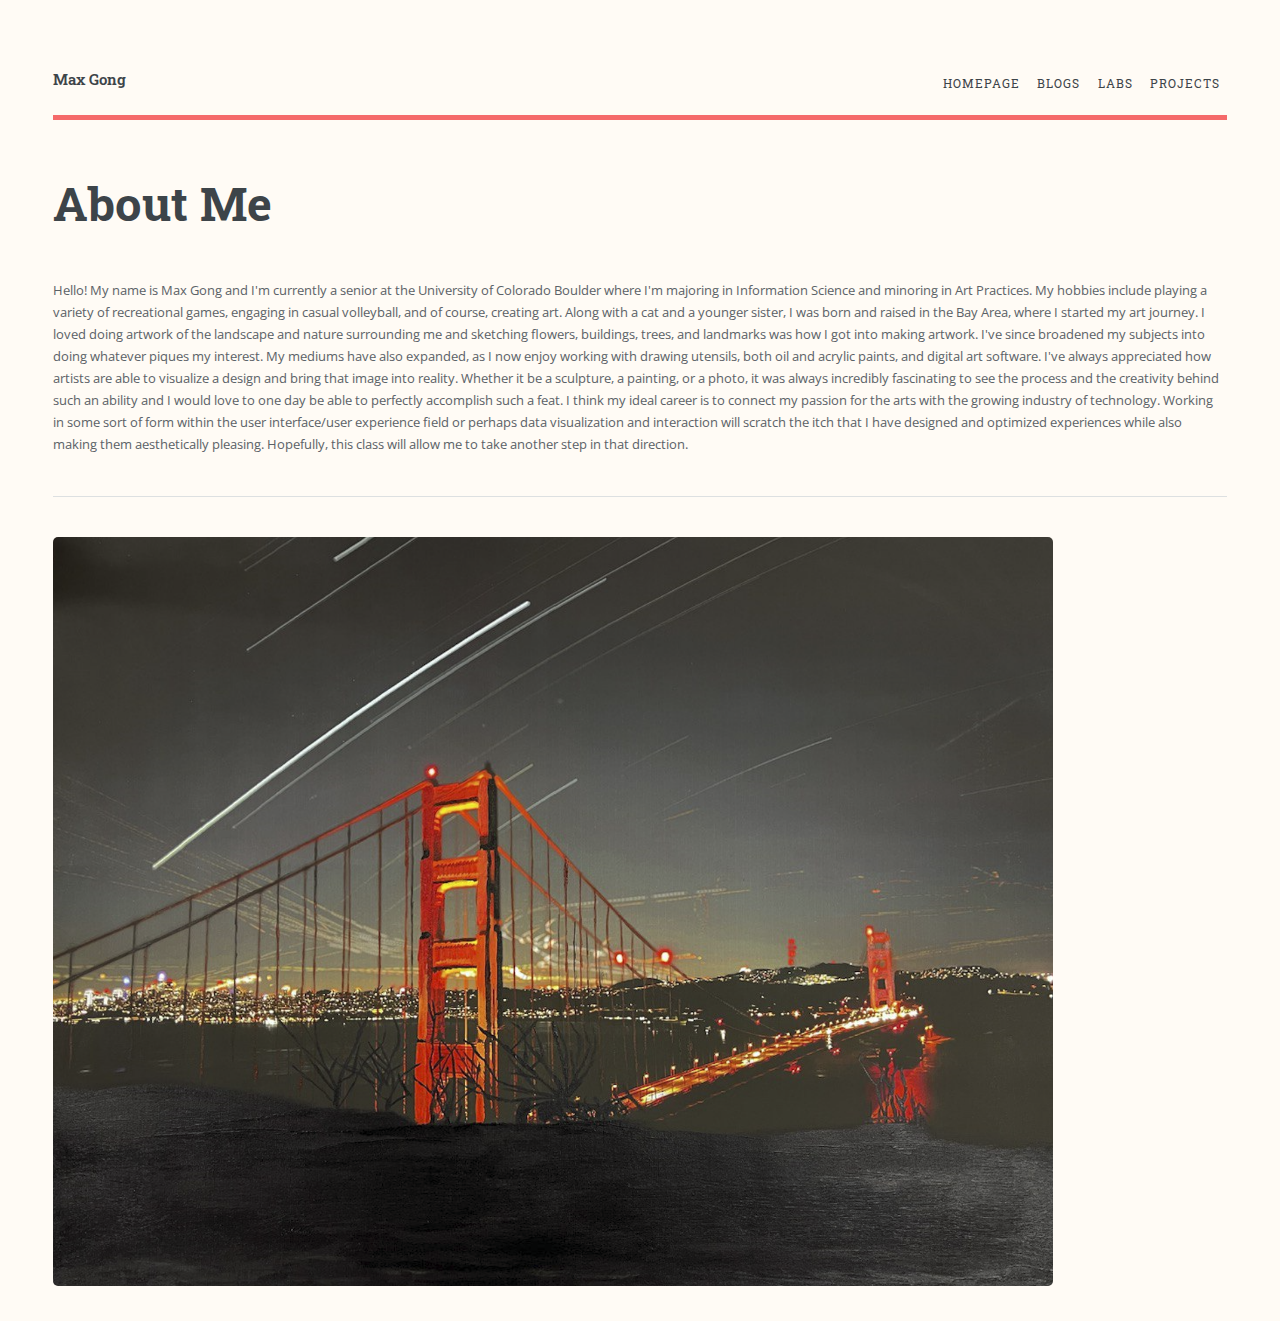
<file: aboutme.html>
<!DOCTYPE HTML>
<!--
	Editorial by HTML5 UP
	html5up.net | @ajlkn
	Free for personal and commercial use under the CCA 3.0 license (html5up.net/license)
-->
<html>
	<head>
		<title>About Me - Max Gong</title>
		<meta charset="utf-8" />
		<meta name="viewport" content="width=device-width, initial-scale=1, user-scalable=no" />
		<link rel="stylesheet" href="assets/css/main.css" />
	</head>
	<body class="is-preload">

		<!-- Wrapper -->
			<div id="wrapper">

				<!-- Main -->
					<div id="main">
						<div class="inner">

							<!-- Header -->
								<header id="header">
									<a class="logo"><strong>Max Gong</strong></a>
									<nav id="menu">
										<ul class="">
											<li><a href="index.html">Homepage</a></li>
											<!-- <li><a href="aboutme.html">About Me</a></li> -->
											<!-- <li><a href="experience.html">Experience</a></li> -->
                                            <!-- <li><a href="resume.html">Resume</a></li> -->
											<!-- <li><a href="contact.html">Contact</a></li> -->
											<li><a href="blogs.html">Blogs</a></li>
											<li><a href="labs.html">Labs</a></li>
											<li><a href="projects.html">Projects</a></li>
										</ul>
									</nav>
								</header>

							<!-- Content -->
								<section>
									<header class="main">
										<h1>About Me</h1>
									</header>

									

									<p> Hello! My name is Max Gong and I'm currently a senior at the University of Colorado Boulder where 
                                        I'm majoring in Information Science and minoring in Art Practices. My hobbies include playing a variety of recreational games, engaging in casual volleyball, and of course, creating art.
                                        Along with a cat and a younger sister, I was born and raised in the Bay Area, where I started my art journey. I loved doing artwork of the landscape and nature surrounding me and
                                        sketching flowers, buildings, trees, and landmarks was how I got into making artwork. I've since broadened my subjects into doing 
                                        whatever piques my interest. My mediums have also expanded, as I now enjoy working with drawing utensils, both oil and acrylic paints, and digital art software.  
                                        I've always appreciated how artists are able to visualize a design and bring that image into reality. 
                                        Whether it be a sculpture, a painting, or a photo, it was always incredibly fascinating to see the process and the creativity behind
                                        such an ability and I would love to one day be able to perfectly accomplish such a feat. I think my ideal career is to connect my passion for the arts with the growing
                                        industry of technology. Working in some sort of form within the user interface/user experience field or perhaps data visualization and interaction will scratch the itch that
                                        I have designed and optimized experiences while also making them aesthetically pleasing. Hopefully, this class will allow me to take another step in that direction.</p>
									

									<hr class="major" />

									<span class="image object"><img src="images/Bridge.png" alt="" style="width: 1000px; height: auto;"/></span>

									

								</section>

						</div>
					</div>

				
			</div>

		<!-- Scripts -->
			<script src="assets/js/jquery.min.js"></script>
			<script src="assets/js/browser.min.js"></script>
			<script src="assets/js/breakpoints.min.js"></script>
			<script src="assets/js/util.js"></script>
			<script src="assets/js/main.js"></script>

	</body>
</html>
</file>
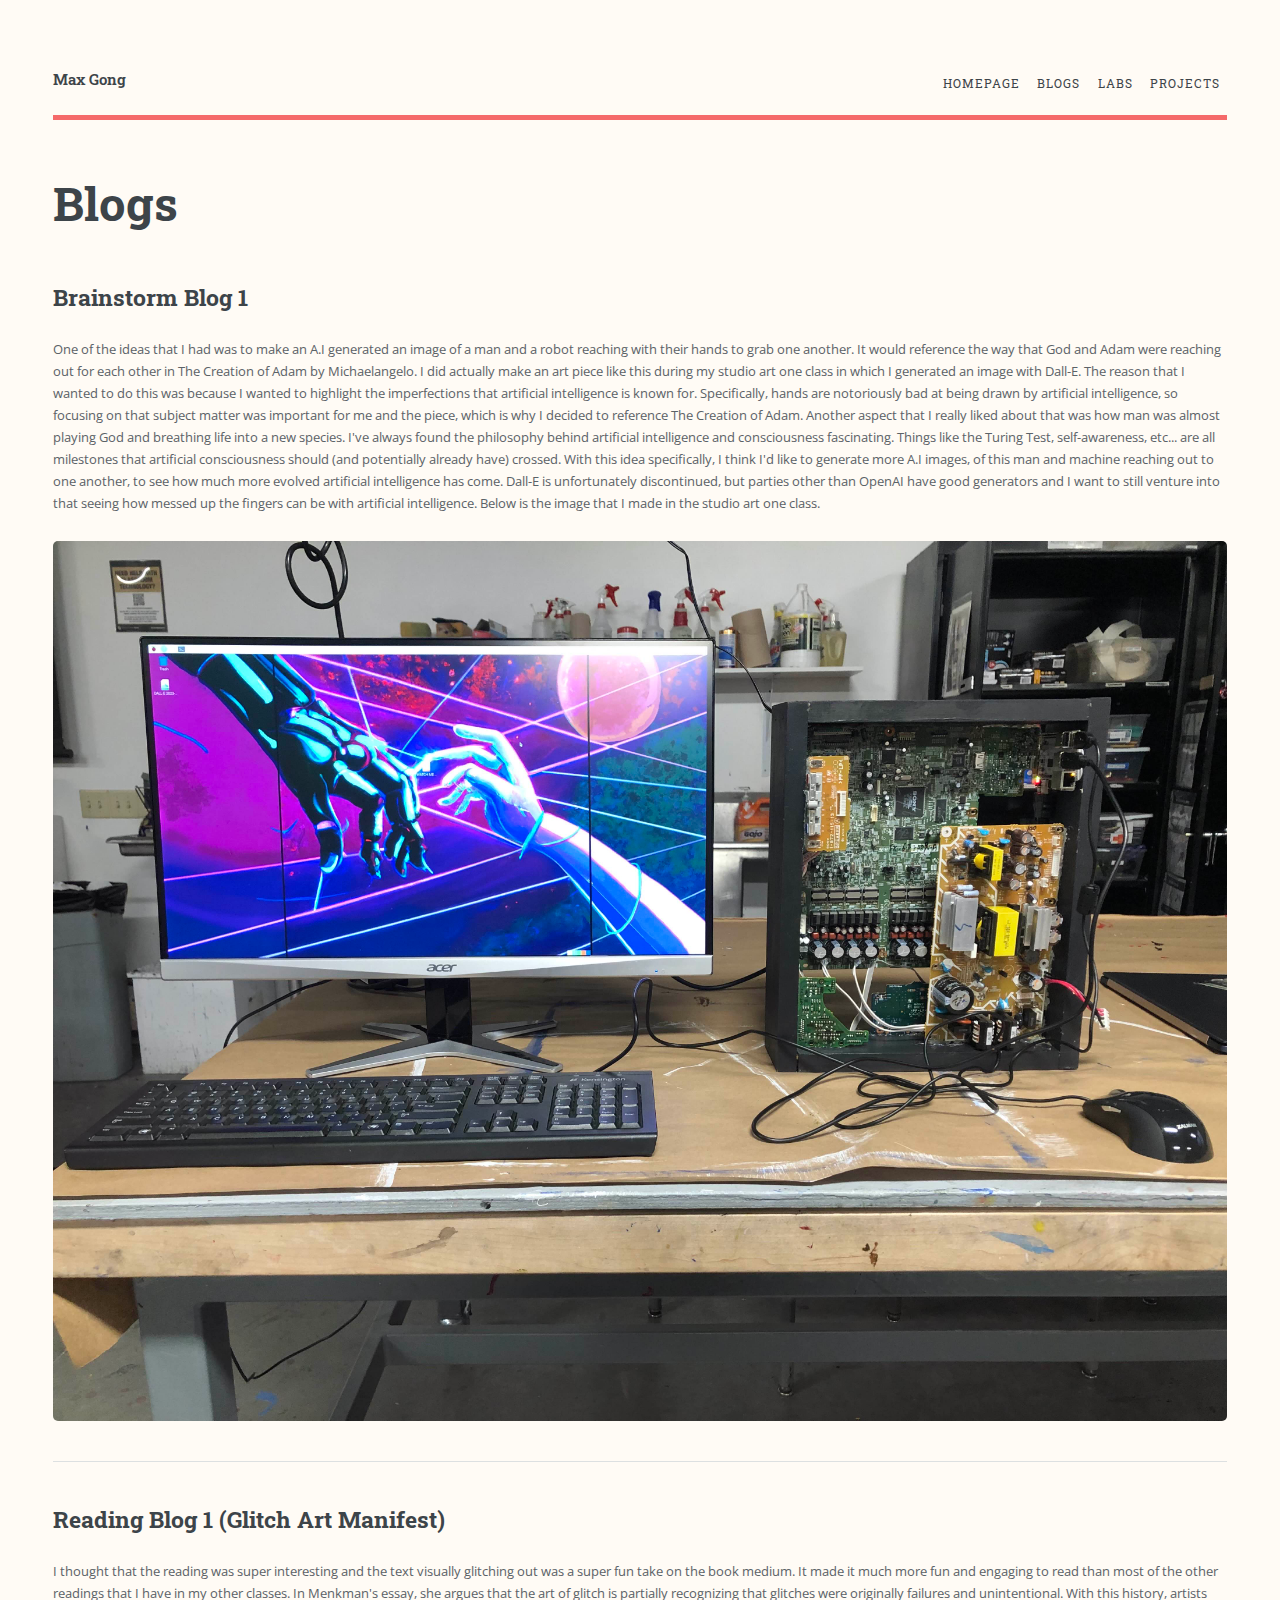
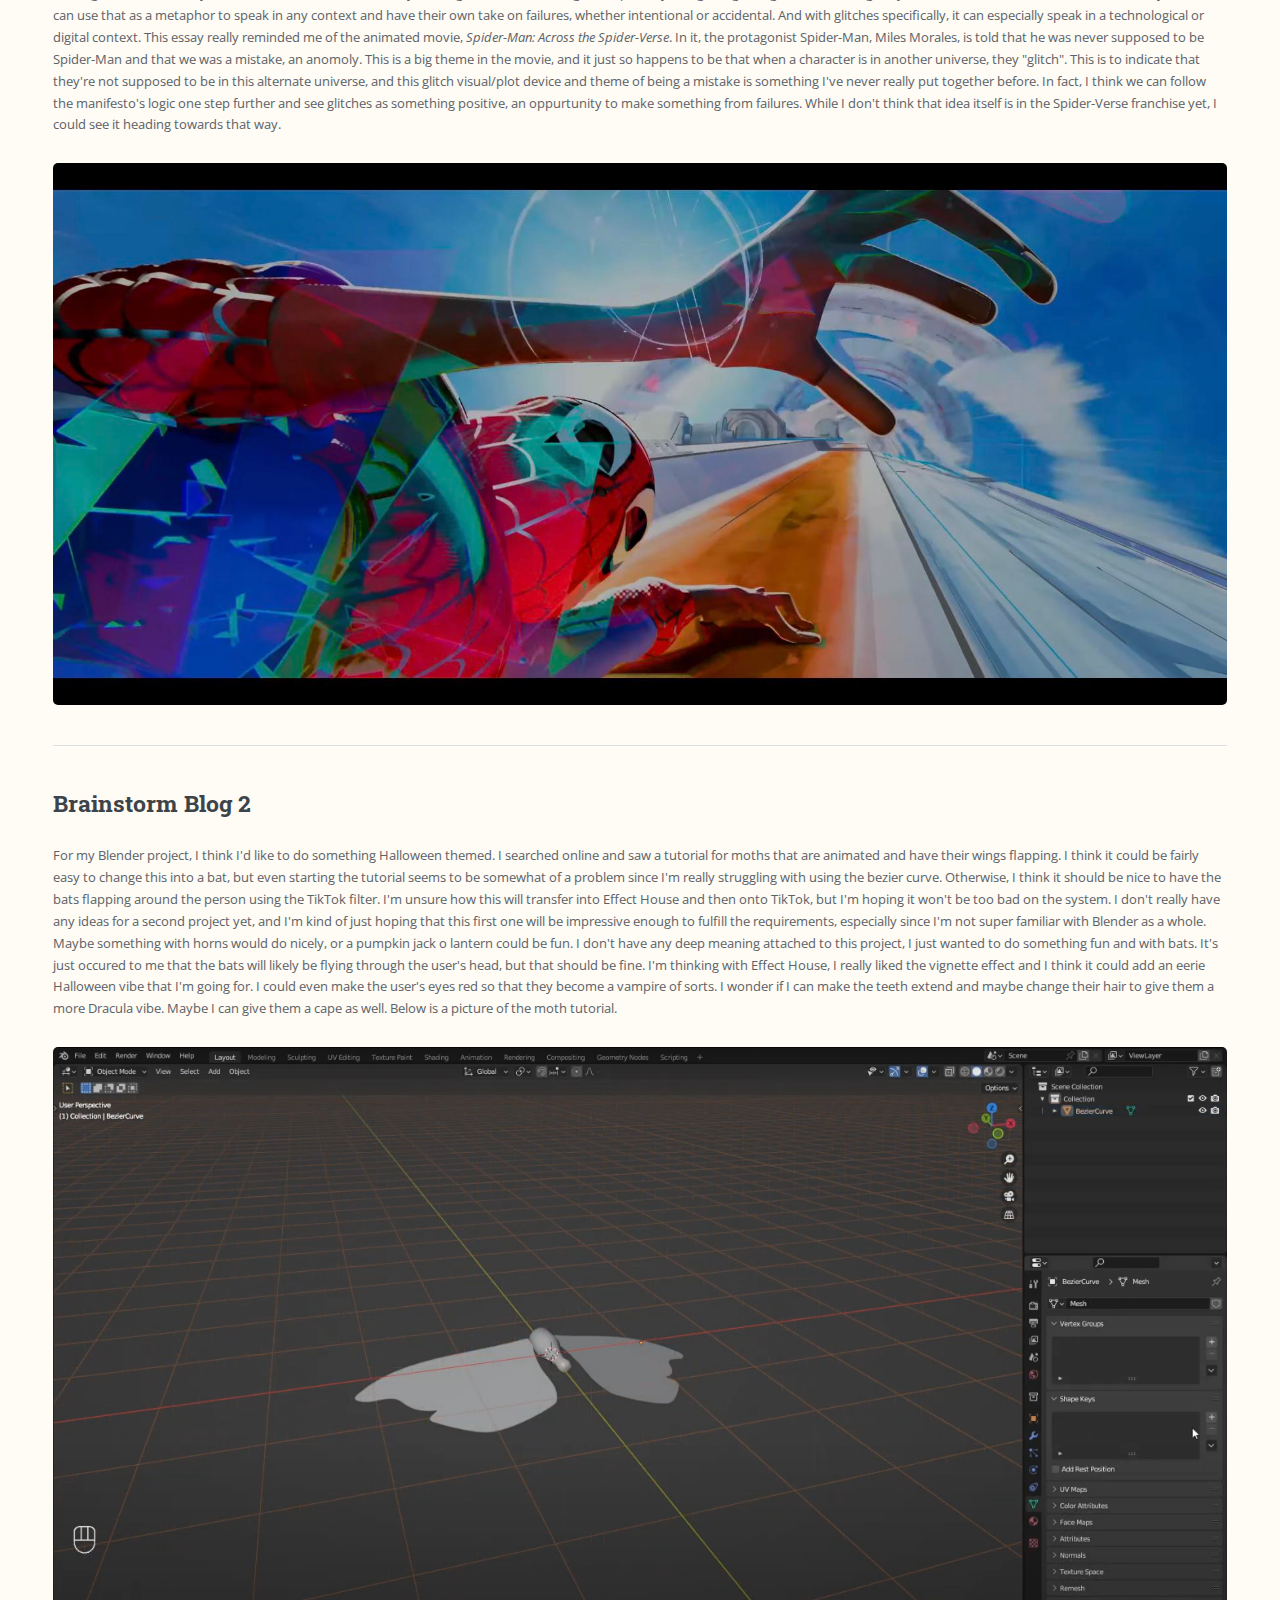
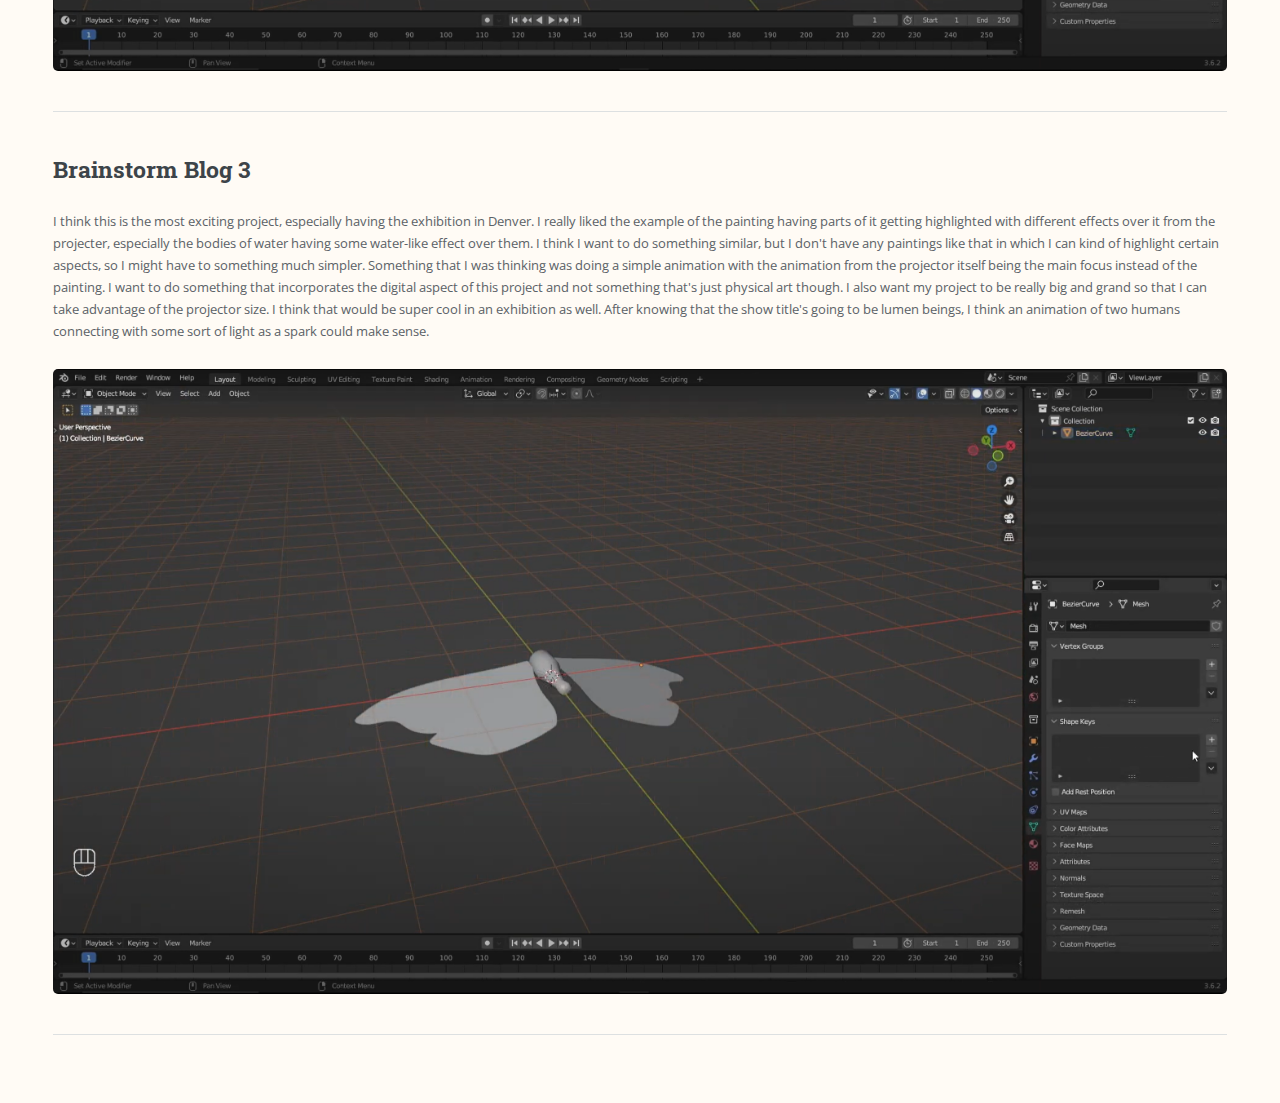
<file: blogs.html>
<!DOCTYPE HTML>
<!--
	Editorial by HTML5 UP
	html5up.net | @ajlkn
	Free for personal and commercial use under the CCA 3.0 license (html5up.net/license)
-->
<html>
	<head>
		<title>Blogs - Max Gong</title>
		<meta charset="utf-8" />
		<meta name="viewport" content="width=device-width, initial-scale=1, user-scalable=no" />
		<link rel="stylesheet" href="assets/css/main.css" />
	</head>
	<body class="is-preload">

		<!-- Wrapper -->
			<div id="wrapper">

				<!-- Main -->
					<div id="main">
						<div class="inner">

							<!-- Header -->
								<header id="header">
									<a class="logo"><strong>Max Gong</strong></a>
									<nav id="menu">
										<ul class="">
											<li><a href="index.html">Homepage</a></li>
											<!-- <li><a href="aboutme.html">About Me</a></li> -->
											<!-- <li><a href="experience.html">Experience</a></li> -->
                                            <!-- <li><a href="resume.html">Resume</a></li> -->
											<!-- <li><a href="contact.html">Contact</a></li> -->
											<li><a href="blogs.html">Blogs</a></li>
											<li><a href="labs.html">Labs</a></li>
											<li><a href="projects.html">Projects</a></li>
										</ul>
									</nav>
								</header>

							<!-- Content -->
								<section>
									<header class="main">
										<h1>Blogs</h1>
									</header>

                                    <h2>Brainstorm Blog 1</h2>

									<p> One of the ideas that I had was to make an A.I generated an image of a man and a robot reaching with their hands to grab one another. 
                                        It would reference the way that God and Adam were reaching out for each other in The Creation of Adam by Michaelangelo. I did actually make an art piece
                                        like this during my studio art one class in which I generated an image with Dall-E. The reason that I wanted to do this was because I wanted to highlight the
                                        imperfections that artificial intelligence is known for. Specifically, hands are notoriously bad at being drawn by artificial intelligence, so focusing on that
                                        subject matter was important for me and the piece, which is why I decided to reference The Creation of Adam. Another aspect that I really liked about that was how
                                        man was almost playing God and breathing life into a new species. I've always found the philosophy behind artificial intelligence and consciousness fascinating.
                                        Things like the Turing Test, self-awareness, etc... are all milestones that artificial consciousness should (and potentially already have) crossed. 
                                        With this idea specifically, I think I'd like to generate more A.I images, of this man and machine reaching out to one another, to see how much more evolved
                                        artificial intelligence has come. Dall-E is unfortunately discontinued, but parties other than OpenAI have good generators and I want to still venture into that
                                        seeing how messed up the fingers can be with artificial intelligence. Below is the image that I made in the studio art one class.</p>

									<span class="image main"><img src="images/A.I Studio One.jpg" alt="" /></span>

									<hr class="major" />

									<h2>Reading Blog 1 (Glitch Art Manifest)</h2>

									<p> I thought that the reading was super interesting and the text visually glitching out was a super fun take on the book medium.
										It made it much more fun and engaging to read than most of the other readings that I have in my other classes. In Menkman's essay,
										she argues that the art of glitch is partially recognizing that glitches were originally failures and unintentional. With this
										history, artists can use that as a metaphor to speak in any context and have their own take on failures, whether intentional
										or accidental. And with glitches specifically, it can especially speak in a technological or digital context. This essay really
										reminded me of the animated movie, <i>Spider-Man: Across the Spider-Verse</i>. In it, the protagonist Spider-Man, Miles Morales, is told
										that he was never supposed to be Spider-Man and that we was a mistake, an anomoly. This is a big theme in the movie, and it just
										so happens to be that when a character is in another universe, they "glitch". This is to indicate that they're not supposed to
										be in this alternate universe, and this glitch visual/plot device and theme of being a mistake is something I've never really
										put together before. In fact, I think we can follow the manifesto's logic one step further and see glitches as something positive,
										an oppurtunity to make something from failures. While I don't think that idea itself is in the Spider-Verse franchise yet, I
										could see it heading towards that way.
									</p>

									<span class="image main"><img src="images/MilesGlitch.jpg" alt="" /></span>

									<hr class="major" />

									<h2>Brainstorm Blog 2</h2>

									<p> For my Blender project, I think I'd like to do something Halloween themed. I searched online and saw a tutorial for moths that are animated and have their wings flapping.
										I think it could be fairly easy to change this into a bat, but even starting the tutorial seems to be somewhat of a problem since I'm really struggling with using the
										bezier curve. Otherwise, I think it should be nice to have the bats flapping around the person using the TikTok filter. I'm unsure how this will transfer into Effect House
										and then onto TikTok, but I'm hoping it won't be too bad on the system. I don't really have any ideas for a second project yet, and I'm kind of just hoping that this first
										one will be impressive enough to fulfill the requirements, especially since I'm not super familiar with Blender as a whole. Maybe something with horns would do nicely,
										or a pumpkin jack o lantern could be fun. I don't have any deep meaning attached to this project, I just wanted to do something fun and with bats. It's just occured to me that
										the bats will likely be flying through the user's head, but that should be fine. I'm thinking with Effect House, I really liked the vignette effect and I think it could
										add an eerie Halloween vibe that I'm going for. I could even make the user's eyes red so that they become a vampire of sorts. I wonder if I can make the teeth extend and
										maybe change their hair to give them a more Dracula vibe. Maybe I can give them a cape as well. Below is a picture of the moth tutorial.
									</p>
									
									<span class="image main"><img src="images/moth.png" alt="" /></span>

									<hr class="major" />

									<h2>Brainstorm Blog 3</h2>

									<p> I think this is the most exciting project, especially having the exhibition in Denver. I really liked the example of the painting having parts of it getting highlighted with
										different effects over it from the projecter, especially the bodies of water having some water-like effect over them. I think I want to do something similar, but I don't have
										any paintings like that in which I can kind of highlight certain aspects, so I might have to something much simpler. Something that I was thinking was doing a simple animation
										with the animation from the projector itself being the main focus instead of the painting. I want to do something that incorporates the digital aspect of this project and not something
										that's just physical art though. I also want my project to be really big and grand so that I can take advantage of the projector size. I think that would be super cool in an exhibition as well.
										After knowing that the show title's going to be lumen beings, I think an animation of two humans connecting with some sort of light as a spark could
										make sense. 
									</p>
									
									<span class="image main"><img src="images/moth.png" alt="" /></span>

									<hr class="major" />

								</section>

						</div>
					</div>

				
			</div>

		<!-- Scripts -->
			<script src="assets/js/jquery.min.js"></script>
			<script src="assets/js/browser.min.js"></script>
			<script src="assets/js/breakpoints.min.js"></script>
			<script src="assets/js/util.js"></script>
			<script src="assets/js/main.js"></script>

	</body>
</html>
</file>
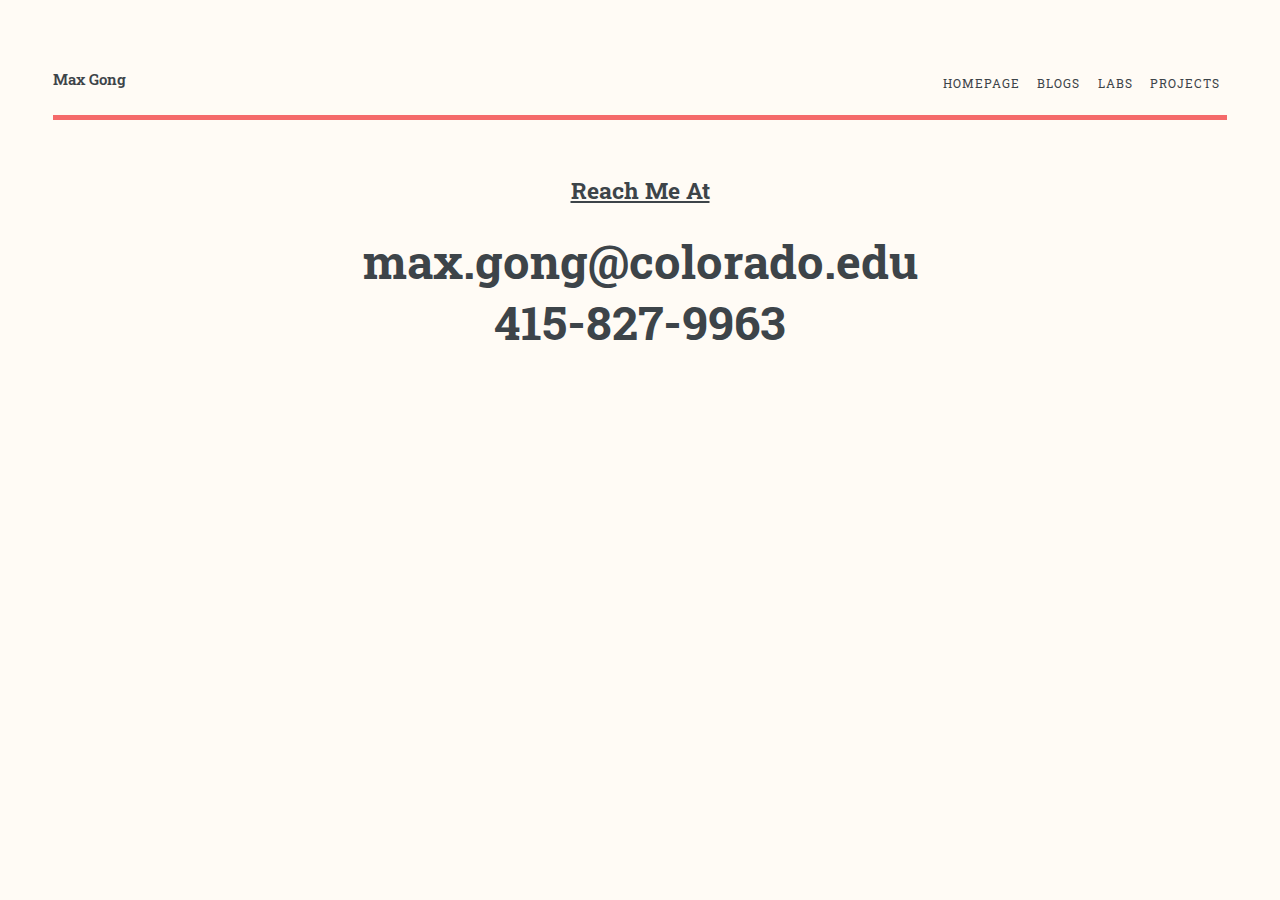
<file: contact.html>
<!DOCTYPE HTML>
<!--
	Editorial by HTML5 UP
	html5up.net | @ajlkn
	Free for personal and commercial use under the CCA 3.0 license (html5up.net/license)
-->
<html>
	<head>
		<title>Contact - Max Gong</title>
		<meta charset="utf-8" />
		<meta name="viewport" content="width=device-width, initial-scale=1, user-scalable=no" />
		<link rel="stylesheet" href="assets/css/main.css" />
	</head>
	<body class="is-preload">

		<!-- Wrapper -->
			<div id="wrapper">

				<!-- Main -->
					<div id="main">
						<div class="inner">

							<!-- Header -->
								<header id="header">
									<a class="logo"><strong>Max Gong</strong></a>
									<nav id="menu">
										<ul class="">
											<li><a href="index.html">Homepage</a></li>
											<!-- <li><a href="aboutme.html">About Me</a></li> -->
											<!-- <li><a href="experience.html">Experience</a></li> -->
                                            <!-- <li><a href="resume.html">Resume</a></li> -->
											<!-- <li><a href="contact.html">Contact</a></li> -->
											<li><a href="blogs.html">Blogs</a></li>
											<li><a href="labs.html">Labs</a></li>
											<li><a href="projects.html">Projects</a></li>
										</ul>
									</nav>
								</header>

							<!-- Content -->
								<section>

									

                                    <h2 style="text-align: center; text-decoration: underline;">Reach Me At</h2>
                                    <h1 style="text-align: center;">max.gong@colorado.edu <br> 415-827-9963</h1>

									

								</section>

						</div>
					</div>

				
			</div>

		<!-- Scripts -->
			<script src="assets/js/jquery.min.js"></script>
			<script src="assets/js/browser.min.js"></script>
			<script src="assets/js/breakpoints.min.js"></script>
			<script src="assets/js/util.js"></script>
			<script src="assets/js/main.js"></script>

	</body>
</html>
</file>
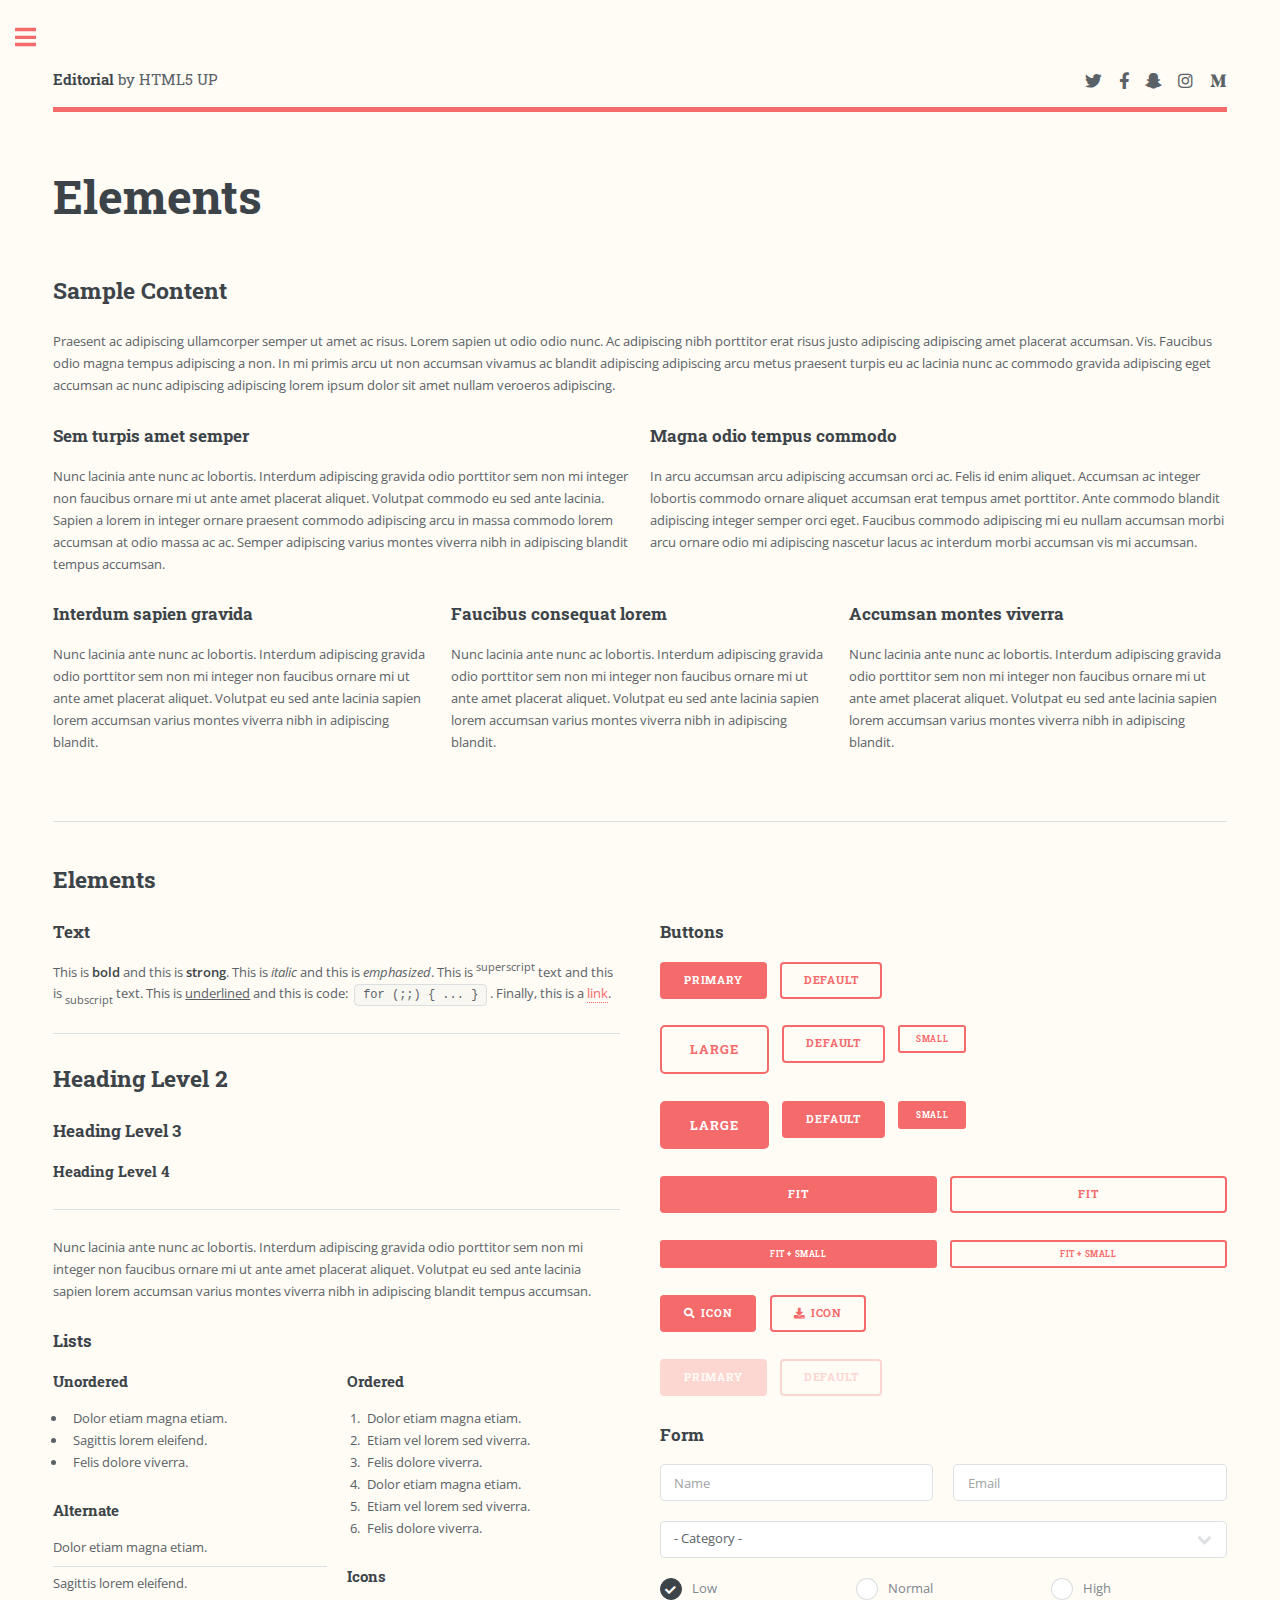
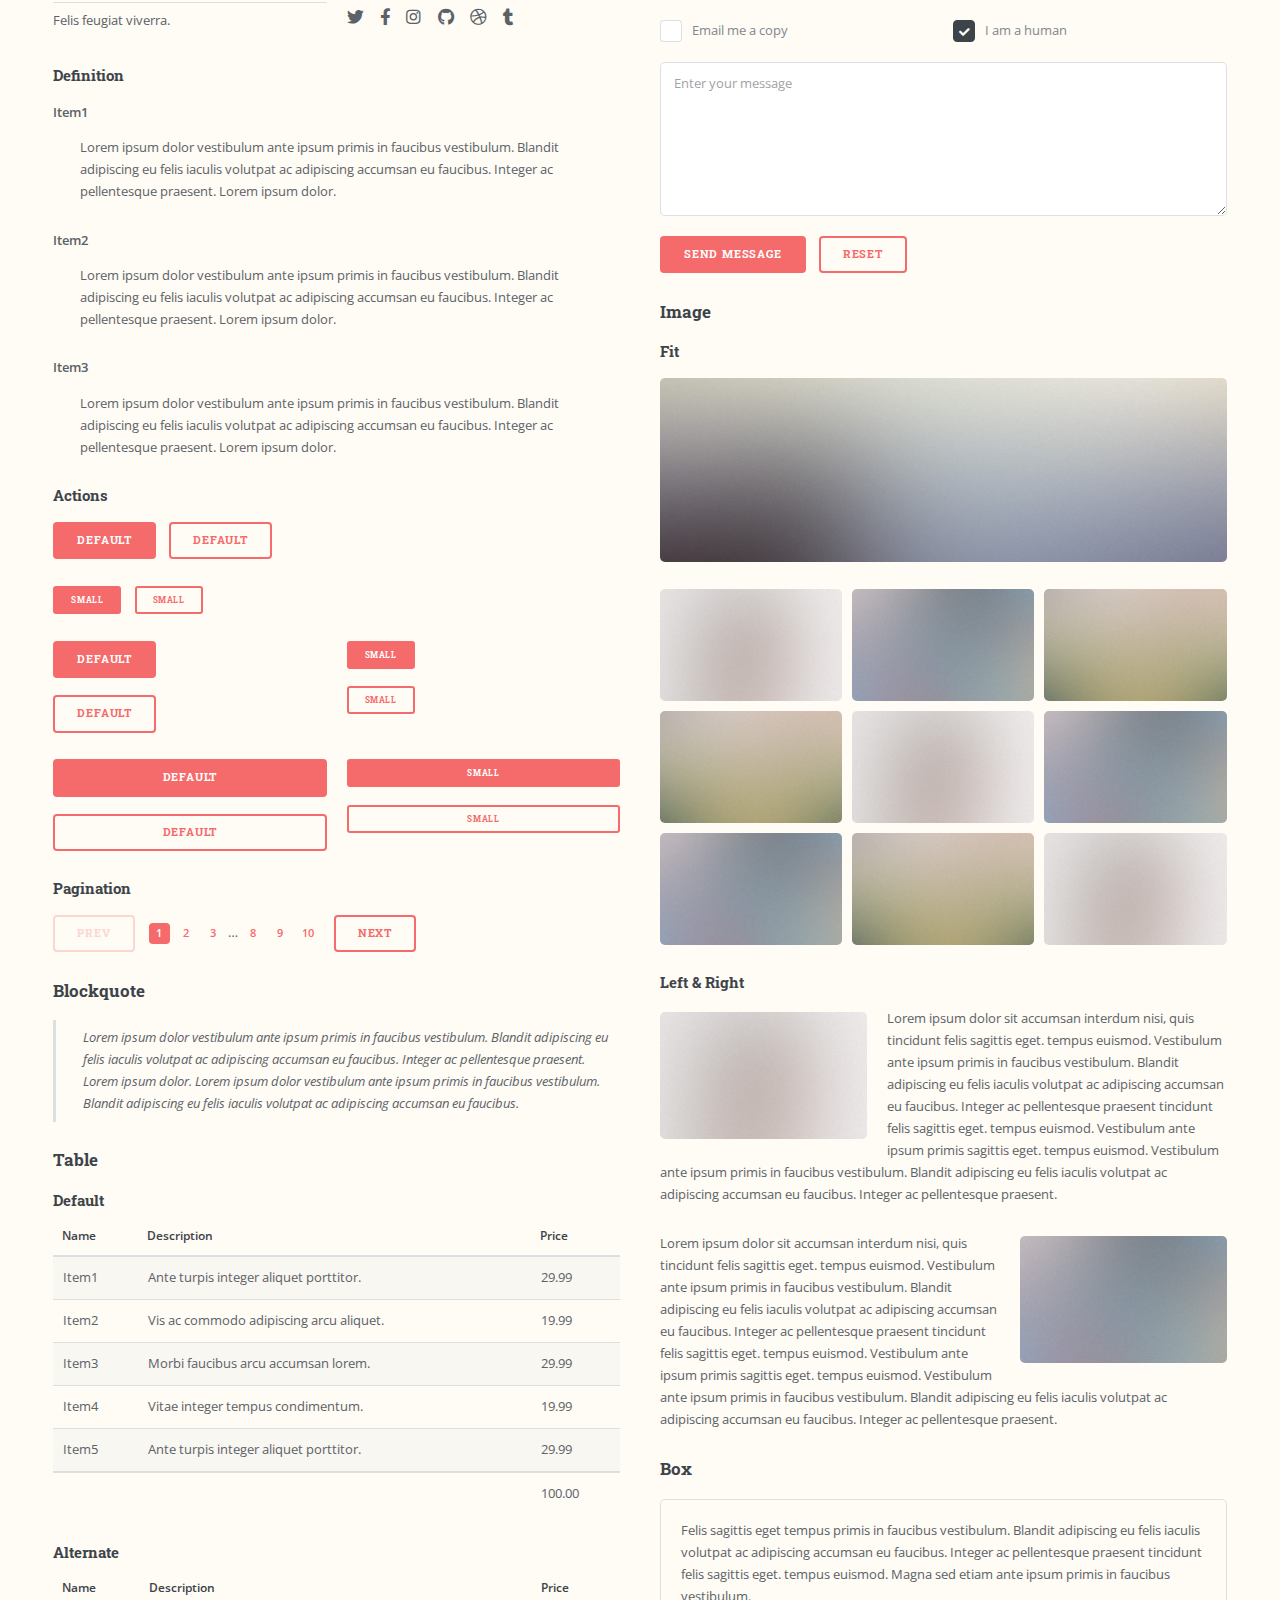
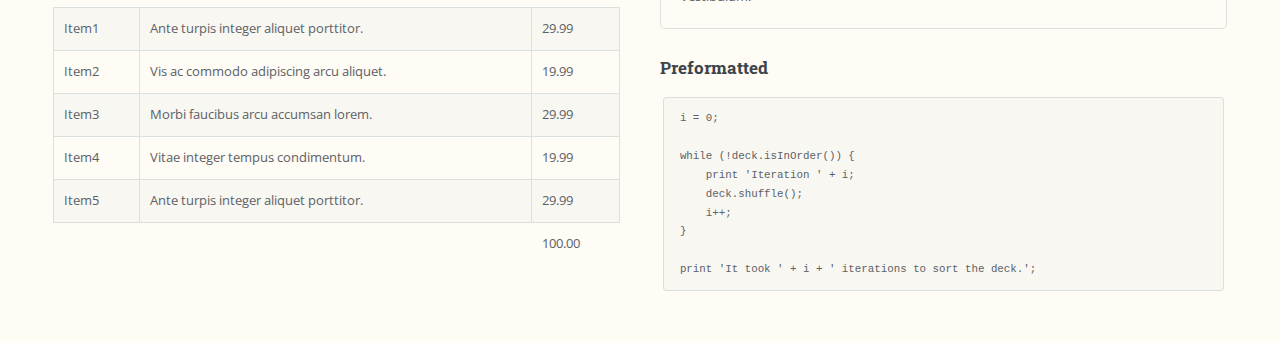
<file: elements.html>
<!DOCTYPE HTML>
<!--
	Editorial by HTML5 UP
	html5up.net | @ajlkn
	Free for personal and commercial use under the CCA 3.0 license (html5up.net/license)
-->
<html>
	<head>
		<title>Elements - Editorial by HTML5 UP</title>
		<meta charset="utf-8" />
		<meta name="viewport" content="width=device-width, initial-scale=1, user-scalable=no" />
		<link rel="stylesheet" href="assets/css/main.css" />
	</head>
	<body class="is-preload">

		<!-- Wrapper -->
			<div id="wrapper">

				<!-- Main -->
					<div id="main">
						<div class="inner">

							<!-- Header -->
								<header id="header">
									<a href="index.html" class="logo"><strong>Editorial</strong> by HTML5 UP</a>
									<ul class="icons">
										<li><a href="#" class="icon brands fa-twitter"><span class="label">Twitter</span></a></li>
										<li><a href="#" class="icon brands fa-facebook-f"><span class="label">Facebook</span></a></li>
										<li><a href="#" class="icon brands fa-snapchat-ghost"><span class="label">Snapchat</span></a></li>
										<li><a href="#" class="icon brands fa-instagram"><span class="label">Instagram</span></a></li>
										<li><a href="#" class="icon brands fa-medium-m"><span class="label">Medium</span></a></li>
									</ul>
								</header>

							<!-- Content -->
								<section>
									<header class="main">
										<h1>Elements</h1>
									</header>

									<!-- Content -->
										<h2 id="content">Sample Content</h2>
										<p>Praesent ac adipiscing ullamcorper semper ut amet ac risus. Lorem sapien ut odio odio nunc. Ac adipiscing nibh porttitor erat risus justo adipiscing adipiscing amet placerat accumsan. Vis. Faucibus odio magna tempus adipiscing a non. In mi primis arcu ut non accumsan vivamus ac blandit adipiscing adipiscing arcu metus praesent turpis eu ac lacinia nunc ac commodo gravida adipiscing eget accumsan ac nunc adipiscing adipiscing lorem ipsum dolor sit amet nullam veroeros adipiscing.</p>
										<div class="row">
											<div class="col-6 col-12-small">
												<h3>Sem turpis amet semper</h3>
												<p>Nunc lacinia ante nunc ac lobortis. Interdum adipiscing gravida odio porttitor sem non mi integer non faucibus ornare mi ut ante amet placerat aliquet. Volutpat commodo eu sed ante lacinia. Sapien a lorem in integer ornare praesent commodo adipiscing arcu in massa commodo lorem accumsan at odio massa ac ac. Semper adipiscing varius montes viverra nibh in adipiscing blandit tempus accumsan.</p>
											</div>
											<div class="col-6 col-12-small">
												<h3>Magna odio tempus commodo</h3>
												<p>In arcu accumsan arcu adipiscing accumsan orci ac. Felis id enim aliquet. Accumsan ac integer lobortis commodo ornare aliquet accumsan erat tempus amet porttitor. Ante commodo blandit adipiscing integer semper orci eget. Faucibus commodo adipiscing mi eu nullam accumsan morbi arcu ornare odio mi adipiscing nascetur lacus ac interdum morbi accumsan vis mi accumsan.</p>
											</div>
											<!-- Break -->
											<div class="col-4 col-12-medium">
												<h3>Interdum sapien gravida</h3>
												<p>Nunc lacinia ante nunc ac lobortis. Interdum adipiscing gravida odio porttitor sem non mi integer non faucibus ornare mi ut ante amet placerat aliquet. Volutpat eu sed ante lacinia sapien lorem accumsan varius montes viverra nibh in adipiscing blandit.</p>
											</div>
											<div class="col-4 col-12-medium">
												<h3>Faucibus consequat lorem</h3>
												<p>Nunc lacinia ante nunc ac lobortis. Interdum adipiscing gravida odio porttitor sem non mi integer non faucibus ornare mi ut ante amet placerat aliquet. Volutpat eu sed ante lacinia sapien lorem accumsan varius montes viverra nibh in adipiscing blandit.</p>
											</div>
											<div class="col-4 col-12-medium">
												<h3>Accumsan montes viverra</h3>
												<p>Nunc lacinia ante nunc ac lobortis. Interdum adipiscing gravida odio porttitor sem non mi integer non faucibus ornare mi ut ante amet placerat aliquet. Volutpat eu sed ante lacinia sapien lorem accumsan varius montes viverra nibh in adipiscing blandit.</p>
											</div>
										</div>

									<hr class="major" />

									<!-- Elements -->
										<h2 id="elements">Elements</h2>
										<div class="row gtr-200">
											<div class="col-6 col-12-medium">

												<!-- Text stuff -->
													<h3>Text</h3>
													<p>This is <b>bold</b> and this is <strong>strong</strong>. This is <i>italic</i> and this is <em>emphasized</em>.
													This is <sup>superscript</sup> text and this is <sub>subscript</sub> text.
													This is <u>underlined</u> and this is code: <code>for (;;) { ... }</code>.
													Finally, this is a <a href="#">link</a>.</p>
													<hr />
													<h2>Heading Level 2</h2>
													<h3>Heading Level 3</h3>
													<h4>Heading Level 4</h4>
													<hr />
													<p>Nunc lacinia ante nunc ac lobortis. Interdum adipiscing gravida odio porttitor sem non mi integer non faucibus ornare mi ut ante amet placerat aliquet. Volutpat eu sed ante lacinia sapien lorem accumsan varius montes viverra nibh in adipiscing blandit tempus accumsan.</p>

												<!-- Lists -->
													<h3>Lists</h3>
													<div class="row">
														<div class="col-6 col-12-small">

															<h4>Unordered</h4>
															<ul>
																<li>Dolor etiam magna etiam.</li>
																<li>Sagittis lorem eleifend.</li>
																<li>Felis dolore viverra.</li>
															</ul>

															<h4>Alternate</h4>
															<ul class="alt">
																<li>Dolor etiam magna etiam.</li>
																<li>Sagittis lorem eleifend.</li>
																<li>Felis feugiat viverra.</li>
															</ul>

														</div>
														<div class="col-6 col-12-small">

															<h4>Ordered</h4>
															<ol>
																<li>Dolor etiam magna etiam.</li>
																<li>Etiam vel lorem sed viverra.</li>
																<li>Felis dolore viverra.</li>
																<li>Dolor etiam magna etiam.</li>
																<li>Etiam vel lorem sed viverra.</li>
																<li>Felis dolore viverra.</li>
															</ol>

															<h4>Icons</h4>
															<ul class="icons">
																<li><a href="#" class="icon brands fa-twitter"><span class="label">Twitter</span></a></li>
																<li><a href="#" class="icon brands fa-facebook-f"><span class="label">Facebook</span></a></li>
																<li><a href="#" class="icon brands fa-instagram"><span class="label">Instagram</span></a></li>
																<li><a href="#" class="icon brands fa-github"><span class="label">Github</span></a></li>
																<li><a href="#" class="icon brands fa-dribbble"><span class="label">Dribbble</span></a></li>
																<li><a href="#" class="icon brands fa-tumblr"><span class="label">Tumblr</span></a></li>
															</ul>

														</div>
													</div>
													<h4>Definition</h4>
													<dl>
														<dt>Item1</dt>
														<dd>
															<p>Lorem ipsum dolor vestibulum ante ipsum primis in faucibus vestibulum. Blandit adipiscing eu felis iaculis volutpat ac adipiscing accumsan eu faucibus. Integer ac pellentesque praesent. Lorem ipsum dolor.</p>
														</dd>
														<dt>Item2</dt>
														<dd>
															<p>Lorem ipsum dolor vestibulum ante ipsum primis in faucibus vestibulum. Blandit adipiscing eu felis iaculis volutpat ac adipiscing accumsan eu faucibus. Integer ac pellentesque praesent. Lorem ipsum dolor.</p>
														</dd>
														<dt>Item3</dt>
														<dd>
															<p>Lorem ipsum dolor vestibulum ante ipsum primis in faucibus vestibulum. Blandit adipiscing eu felis iaculis volutpat ac adipiscing accumsan eu faucibus. Integer ac pellentesque praesent. Lorem ipsum dolor.</p>
														</dd>
													</dl>

													<h4>Actions</h4>
													<ul class="actions">
														<li><a href="#" class="button primary">Default</a></li>
														<li><a href="#" class="button">Default</a></li>
													</ul>
													<ul class="actions small">
														<li><a href="#" class="button primary small">Small</a></li>
														<li><a href="#" class="button small">Small</a></li>
													</ul>
													<div class="row">
														<div class="col-6 col-12-small">
															<ul class="actions stacked">
																<li><a href="#" class="button primary">Default</a></li>
																<li><a href="#" class="button">Default</a></li>
															</ul>
														</div>
														<div class="col-6 col-12-small">
															<ul class="actions stacked">
																<li><a href="#" class="button primary small">Small</a></li>
																<li><a href="#" class="button small">Small</a></li>
															</ul>
														</div>
														<div class="col-6 col-12-small">
															<ul class="actions stacked">
																<li><a href="#" class="button primary fit">Default</a></li>
																<li><a href="#" class="button fit">Default</a></li>
															</ul>
														</div>
														<div class="col-6 col-12-small">
															<ul class="actions stacked">
																<li><a href="#" class="button primary small fit">Small</a></li>
																<li><a href="#" class="button small fit">Small</a></li>
															</ul>
														</div>
													</div>

													<h4>Pagination</h4>
													<ul class="pagination">
														<li><span class="button disabled">Prev</span></li>
														<li><a href="#" class="page active">1</a></li>
														<li><a href="#" class="page">2</a></li>
														<li><a href="#" class="page">3</a></li>
														<li><span>&hellip;</span></li>
														<li><a href="#" class="page">8</a></li>
														<li><a href="#" class="page">9</a></li>
														<li><a href="#" class="page">10</a></li>
														<li><a href="#" class="button">Next</a></li>
													</ul>

												<!-- Blockquote -->
													<h3>Blockquote</h3>
													<blockquote>Lorem ipsum dolor vestibulum ante ipsum primis in faucibus vestibulum. Blandit adipiscing eu felis iaculis volutpat ac adipiscing accumsan eu faucibus. Integer ac pellentesque praesent. Lorem ipsum dolor. Lorem ipsum dolor vestibulum ante ipsum primis in faucibus vestibulum. Blandit adipiscing eu felis iaculis volutpat ac adipiscing accumsan eu faucibus.</blockquote>

												<!-- Table -->
													<h3>Table</h3>

													<h4>Default</h4>
													<div class="table-wrapper">
														<table>
															<thead>
																<tr>
																	<th>Name</th>
																	<th>Description</th>
																	<th>Price</th>
																</tr>
															</thead>
															<tbody>
																<tr>
																	<td>Item1</td>
																	<td>Ante turpis integer aliquet porttitor.</td>
																	<td>29.99</td>
																</tr>
																<tr>
																	<td>Item2</td>
																	<td>Vis ac commodo adipiscing arcu aliquet.</td>
																	<td>19.99</td>
																</tr>
																<tr>
																	<td>Item3</td>
																	<td> Morbi faucibus arcu accumsan lorem.</td>
																	<td>29.99</td>
																</tr>
																<tr>
																	<td>Item4</td>
																	<td>Vitae integer tempus condimentum.</td>
																	<td>19.99</td>
																</tr>
																<tr>
																	<td>Item5</td>
																	<td>Ante turpis integer aliquet porttitor.</td>
																	<td>29.99</td>
																</tr>
															</tbody>
															<tfoot>
																<tr>
																	<td colspan="2"></td>
																	<td>100.00</td>
																</tr>
															</tfoot>
														</table>
													</div>

													<h4>Alternate</h4>
													<div class="table-wrapper">
														<table class="alt">
															<thead>
																<tr>
																	<th>Name</th>
																	<th>Description</th>
																	<th>Price</th>
																</tr>
															</thead>
															<tbody>
																<tr>
																	<td>Item1</td>
																	<td>Ante turpis integer aliquet porttitor.</td>
																	<td>29.99</td>
																</tr>
																<tr>
																	<td>Item2</td>
																	<td>Vis ac commodo adipiscing arcu aliquet.</td>
																	<td>19.99</td>
																</tr>
																<tr>
																	<td>Item3</td>
																	<td> Morbi faucibus arcu accumsan lorem.</td>
																	<td>29.99</td>
																</tr>
																<tr>
																	<td>Item4</td>
																	<td>Vitae integer tempus condimentum.</td>
																	<td>19.99</td>
																</tr>
																<tr>
																	<td>Item5</td>
																	<td>Ante turpis integer aliquet porttitor.</td>
																	<td>29.99</td>
																</tr>
															</tbody>
															<tfoot>
																<tr>
																	<td colspan="2"></td>
																	<td>100.00</td>
																</tr>
															</tfoot>
														</table>
													</div>

											</div>
											<div class="col-6 col-12-medium">

												<!-- Buttons -->
													<h3>Buttons</h3>
													<ul class="actions">
														<li><a href="#" class="button primary">Primary</a></li>
														<li><a href="#" class="button">Default</a></li>
													</ul>
													<ul class="actions">
														<li><a href="#" class="button large">Large</a></li>
														<li><a href="#" class="button">Default</a></li>
														<li><a href="#" class="button small">Small</a></li>
													</ul>
													<ul class="actions">
														<li><a href="#" class="button primary large">Large</a></li>
														<li><a href="#" class="button primary">Default</a></li>
														<li><a href="#" class="button primary small">Small</a></li>
													</ul>
													<ul class="actions fit">
														<li><a href="#" class="button primary fit">Fit</a></li>
														<li><a href="#" class="button fit">Fit</a></li>
													</ul>
													<ul class="actions fit small">
														<li><a href="#" class="button primary fit small">Fit + Small</a></li>
														<li><a href="#" class="button fit small">Fit + Small</a></li>
													</ul>
													<ul class="actions">
														<li><a href="#" class="button primary icon solid fa-search">Icon</a></li>
														<li><a href="#" class="button icon solid fa-download">Icon</a></li>
													</ul>
													<ul class="actions">
														<li><span class="button primary disabled">Primary</span></li>
														<li><span class="button disabled">Default</span></li>
													</ul>

												<!-- Form -->
													<h3>Form</h3>

													<form method="post" action="#">
														<div class="row gtr-uniform">
															<div class="col-6 col-12-xsmall">
																<input type="text" name="demo-name" id="demo-name" value="" placeholder="Name" />
															</div>
															<div class="col-6 col-12-xsmall">
																<input type="email" name="demo-email" id="demo-email" value="" placeholder="Email" />
															</div>
															<!-- Break -->
															<div class="col-12">
																<select name="demo-category" id="demo-category">
																	<option value="">- Category -</option>
																	<option value="1">Manufacturing</option>
																	<option value="1">Shipping</option>
																	<option value="1">Administration</option>
																	<option value="1">Human Resources</option>
																</select>
															</div>
															<!-- Break -->
															<div class="col-4 col-12-small">
																<input type="radio" id="demo-priority-low" name="demo-priority" checked>
																<label for="demo-priority-low">Low</label>
															</div>
															<div class="col-4 col-12-small">
																<input type="radio" id="demo-priority-normal" name="demo-priority">
																<label for="demo-priority-normal">Normal</label>
															</div>
															<div class="col-4 col-12-small">
																<input type="radio" id="demo-priority-high" name="demo-priority">
																<label for="demo-priority-high">High</label>
															</div>
															<!-- Break -->
															<div class="col-6 col-12-small">
																<input type="checkbox" id="demo-copy" name="demo-copy">
																<label for="demo-copy">Email me a copy</label>
															</div>
															<div class="col-6 col-12-small">
																<input type="checkbox" id="demo-human" name="demo-human" checked>
																<label for="demo-human">I am a human</label>
															</div>
															<!-- Break -->
															<div class="col-12">
																<textarea name="demo-message" id="demo-message" placeholder="Enter your message" rows="6"></textarea>
															</div>
															<!-- Break -->
															<div class="col-12">
																<ul class="actions">
																	<li><input type="submit" value="Send Message" class="primary" /></li>
																	<li><input type="reset" value="Reset" /></li>
																</ul>
															</div>
														</div>
													</form>

												<!-- Image -->
													<h3>Image</h3>

													<h4>Fit</h4>
													<span class="image fit"><img src="images/pic11.jpg" alt="" /></span>
													<div class="box alt">
														<div class="row gtr-50 gtr-uniform">
															<div class="col-4"><span class="image fit"><img src="images/pic01.jpg" alt="" /></span></div>
															<div class="col-4"><span class="image fit"><img src="images/pic02.jpg" alt="" /></span></div>
															<div class="col-4"><span class="image fit"><img src="images/pic03.jpg" alt="" /></span></div>
															<!-- Break -->
															<div class="col-4"><span class="image fit"><img src="images/pic03.jpg" alt="" /></span></div>
															<div class="col-4"><span class="image fit"><img src="images/pic01.jpg" alt="" /></span></div>
															<div class="col-4"><span class="image fit"><img src="images/pic02.jpg" alt="" /></span></div>
															<!-- Break -->
															<div class="col-4"><span class="image fit"><img src="images/pic02.jpg" alt="" /></span></div>
															<div class="col-4"><span class="image fit"><img src="images/pic03.jpg" alt="" /></span></div>
															<div class="col-4"><span class="image fit"><img src="images/pic01.jpg" alt="" /></span></div>
														</div>
													</div>

													<h4>Left &amp; Right</h4>
													<p><span class="image left"><img src="images/pic01.jpg" alt="" /></span>Lorem ipsum dolor sit accumsan interdum nisi, quis tincidunt felis sagittis eget. tempus euismod. Vestibulum ante ipsum primis in faucibus vestibulum. Blandit adipiscing eu felis iaculis volutpat ac adipiscing accumsan eu faucibus. Integer ac pellentesque praesent tincidunt felis sagittis eget. tempus euismod. Vestibulum ante ipsum primis sagittis eget. tempus euismod. Vestibulum ante ipsum primis in faucibus vestibulum. Blandit adipiscing eu felis iaculis volutpat ac adipiscing accumsan eu faucibus. Integer ac pellentesque praesent.</p>
													<p><span class="image right"><img src="images/pic02.jpg" alt="" /></span>Lorem ipsum dolor sit accumsan interdum nisi, quis tincidunt felis sagittis eget. tempus euismod. Vestibulum ante ipsum primis in faucibus vestibulum. Blandit adipiscing eu felis iaculis volutpat ac adipiscing accumsan eu faucibus. Integer ac pellentesque praesent tincidunt felis sagittis eget. tempus euismod. Vestibulum ante ipsum primis sagittis eget. tempus euismod. Vestibulum ante ipsum primis in faucibus vestibulum. Blandit adipiscing eu felis iaculis volutpat ac adipiscing accumsan eu faucibus. Integer ac pellentesque praesent.</p>

												<!-- Box -->
													<h3>Box</h3>
													<div class="box">
														<p>Felis sagittis eget tempus primis in faucibus vestibulum. Blandit adipiscing eu felis iaculis volutpat ac adipiscing accumsan eu faucibus. Integer ac pellentesque praesent tincidunt felis sagittis eget. tempus euismod. Magna sed etiam ante ipsum primis in faucibus vestibulum.</p>
													</div>

												<!-- Preformatted Code -->
													<h3>Preformatted</h3>
													<pre><code>i = 0;

while (!deck.isInOrder()) {
    print 'Iteration ' + i;
    deck.shuffle();
    i++;
}

print 'It took ' + i + ' iterations to sort the deck.';
</code></pre>

											</div>
										</div>

								</section>

						</div>
					</div>

				<!-- Sidebar -->
					<div id="sidebar">
						<div class="inner">

							<!-- Search -->
								<section id="search" class="alt">
									<form method="post" action="#">
										<input type="text" name="query" id="query" placeholder="Search" />
									</form>
								</section>

							<!-- Menu -->
								<nav id="menu">
									<header class="major">
										<h2>Menu</h2>
									</header>
									<ul>
										<li><a href="index.html">Homepage</a></li>
										<li><a href="generic.html">Generic</a></li>
										<li><a href="elements.html">Elements</a></li>
										<li>
											<span class="opener">Submenu</span>
											<ul>
												<li><a href="#">Lorem Dolor</a></li>
												<li><a href="#">Ipsum Adipiscing</a></li>
												<li><a href="#">Tempus Magna</a></li>
												<li><a href="#">Feugiat Veroeros</a></li>
											</ul>
										</li>
										<li><a href="#">Etiam Dolore</a></li>
										<li><a href="#">Adipiscing</a></li>
										<li>
											<span class="opener">Another Submenu</span>
											<ul>
												<li><a href="#">Lorem Dolor</a></li>
												<li><a href="#">Ipsum Adipiscing</a></li>
												<li><a href="#">Tempus Magna</a></li>
												<li><a href="#">Feugiat Veroeros</a></li>
											</ul>
										</li>
										<li><a href="#">Maximus Erat</a></li>
										<li><a href="#">Sapien Mauris</a></li>
										<li><a href="#">Amet Lacinia</a></li>
									</ul>
								</nav>

							<!-- Section -->
								<section>
									<header class="major">
										<h2>Ante interdum</h2>
									</header>
									<div class="mini-posts">
										<article>
											<a href="#" class="image"><img src="images/pic07.jpg" alt="" /></a>
											<p>Aenean ornare velit lacus, ac varius enim lorem ullamcorper dolore aliquam.</p>
										</article>
										<article>
											<a href="#" class="image"><img src="images/pic08.jpg" alt="" /></a>
											<p>Aenean ornare velit lacus, ac varius enim lorem ullamcorper dolore aliquam.</p>
										</article>
										<article>
											<a href="#" class="image"><img src="images/pic09.jpg" alt="" /></a>
											<p>Aenean ornare velit lacus, ac varius enim lorem ullamcorper dolore aliquam.</p>
										</article>
									</div>
									<ul class="actions">
										<li><a href="#" class="button">More</a></li>
									</ul>
								</section>

							<!-- Section -->
								<section>
									<header class="major">
										<h2>Get in touch</h2>
									</header>
									<p>Sed varius enim lorem ullamcorper dolore aliquam aenean ornare velit lacus, ac varius enim lorem ullamcorper dolore. Proin sed aliquam facilisis ante interdum. Sed nulla amet lorem feugiat tempus aliquam.</p>
									<ul class="contact">
										<li class="icon solid fa-envelope"><a href="#">information@untitled.tld</a></li>
										<li class="icon solid fa-phone">(000) 000-0000</li>
										<li class="icon solid fa-home">1234 Somewhere Road #8254<br />
										Nashville, TN 00000-0000</li>
									</ul>
								</section>

							<!-- Footer -->
								<footer id="footer">
									<p class="copyright">&copy; Untitled. All rights reserved. Demo Images: <a href="https://unsplash.com">Unsplash</a>. Design: <a href="https://html5up.net">HTML5 UP</a>.</p>
								</footer>

						</div>
					</div>

			</div>

		<!-- Scripts -->
			<script src="assets/js/jquery.min.js"></script>
			<script src="assets/js/browser.min.js"></script>
			<script src="assets/js/breakpoints.min.js"></script>
			<script src="assets/js/util.js"></script>
			<script src="assets/js/main.js"></script>

	</body>
</html>
</file>
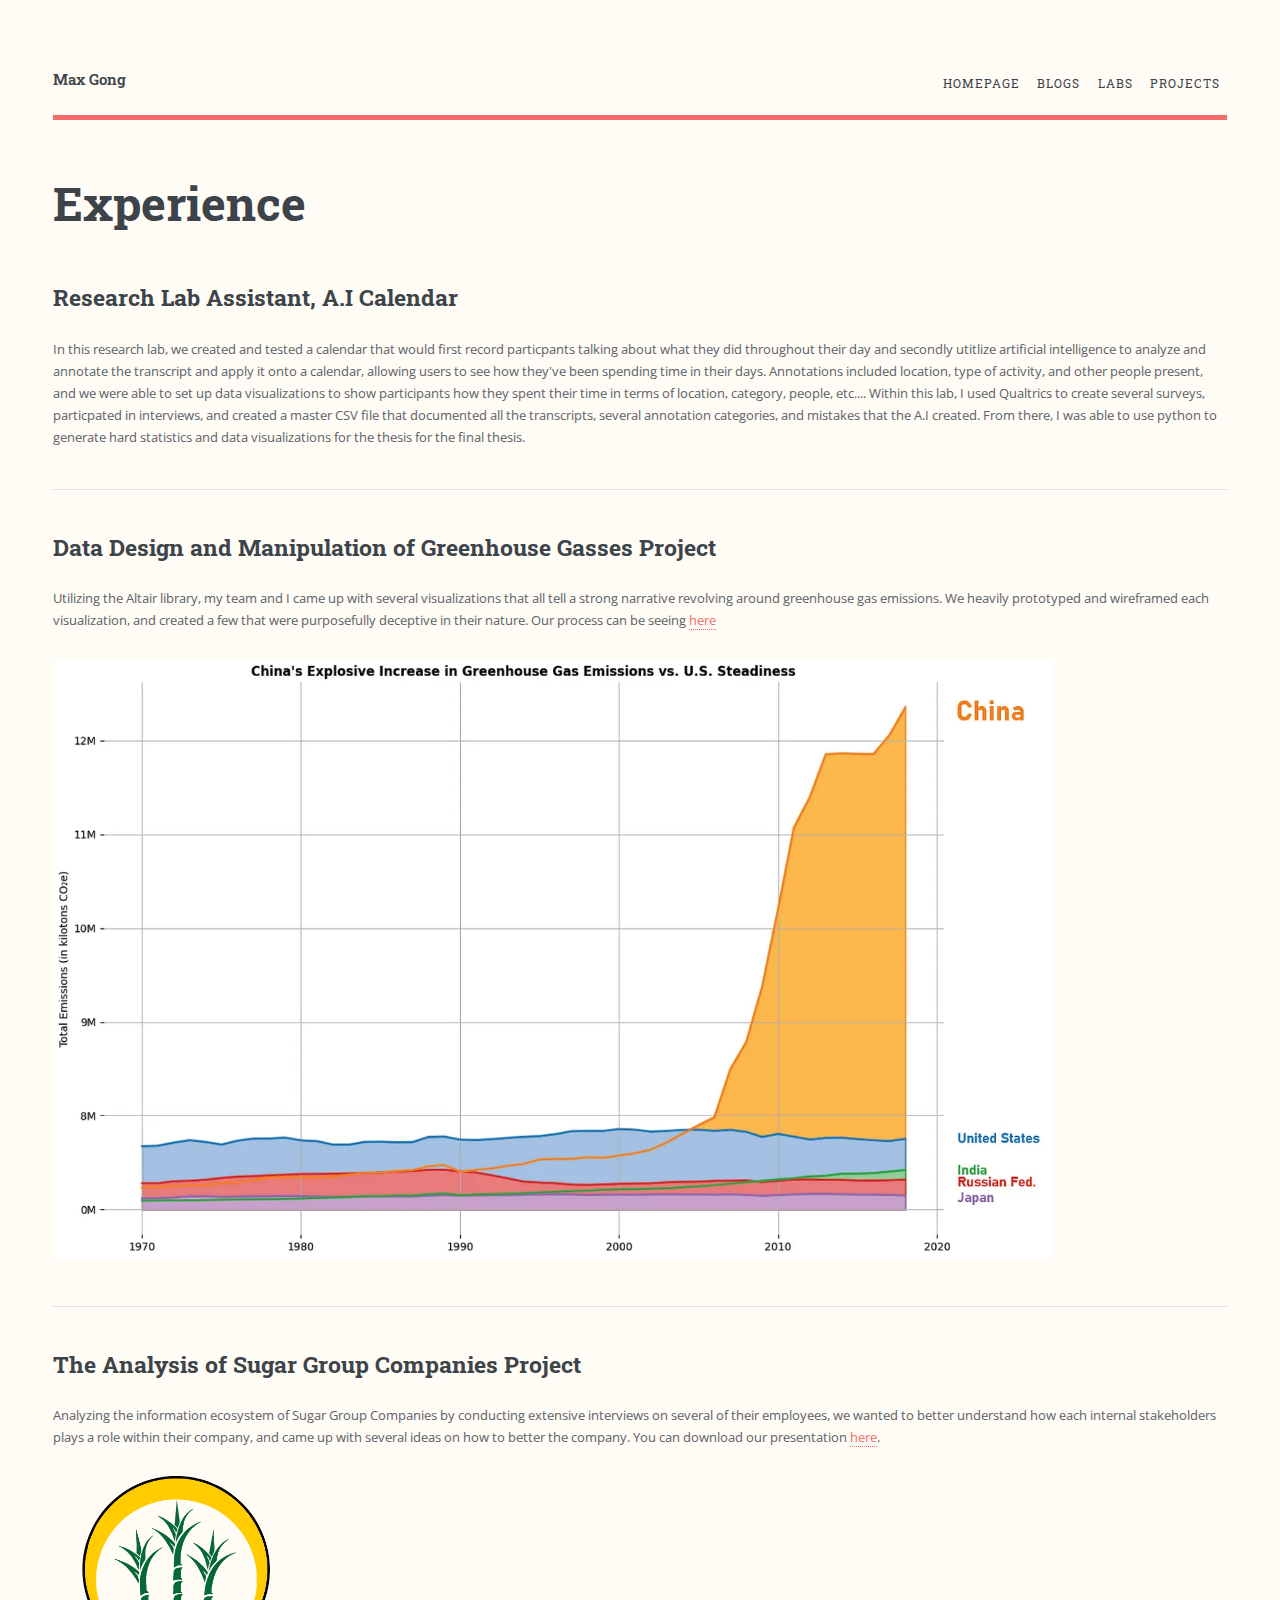
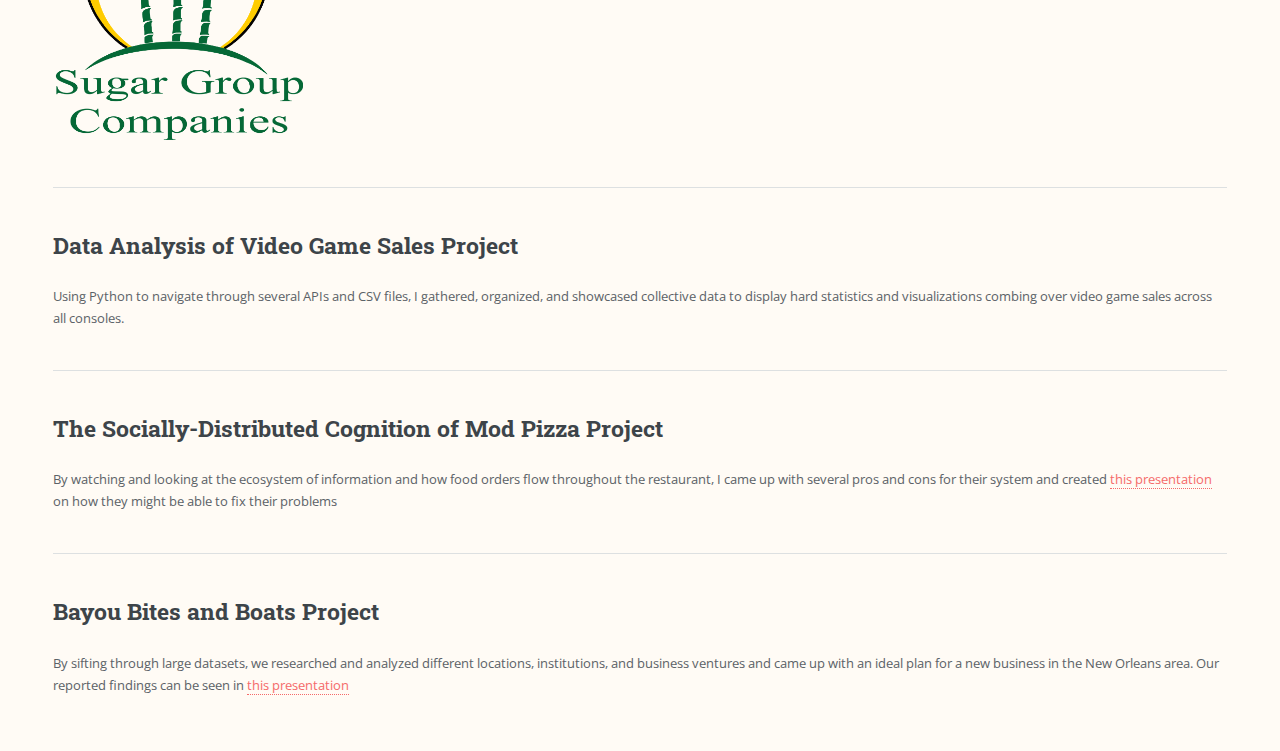
<file: experience.html>
<!DOCTYPE HTML>
<!--
	Editorial by HTML5 UP
	html5up.net | @ajlkn
	Free for personal and commercial use under the CCA 3.0 license (html5up.net/license)
-->
<html>
	<head>
		<title>Experience - Max Gong</title>
		<meta charset="utf-8" />
		<meta name="viewport" content="width=device-width, initial-scale=1, user-scalable=no" />
		<link rel="stylesheet" href="assets/css/main.css" />
	</head>
	<body class="is-preload">

		<!-- Wrapper -->
			<div id="wrapper">

				<!-- Main -->
					<div id="main">
						<div class="inner">

							<!-- Header -->
								<header id="header">
									<a class="logo"><strong>Max Gong</strong></a>
									<nav id="menu">
										<ul class="">
											<li><a href="index.html">Homepage</a></li>
											<!-- <li><a href="aboutme.html">About Me</a></li> -->
											<!-- <li><a href="experience.html">Experience</a></li> -->
                                            <!-- <li><a href="resume.html">Resume</a></li> -->
											<!-- <li><a href="contact.html">Contact</a></li> -->
											<li><a href="blogs.html">Blogs</a></li>
											<li><a href="labs.html">Labs</a></li>
											<li><a href="projects.html">Projects</a></li>
										</ul>
									</nav>
								</header>

							<!-- Content -->
								<section>
									<header class="main">
										<h1>Experience</h1>
									</header>

                                    <h2>Research Lab Assistant, A.I Calendar</h2>

								
									<p> In this research lab, we created and tested a calendar that would first record particpants talking about what they did throughout their day and secondly
                                        utitlize artificial intelligence to analyze and annotate the transcript and apply it onto a calendar, allowing users to see how they've been spending
                                        time in their days. Annotations included location, type of activity, and other people present, and we were able to set up data visualizations to
                                        show participants how they spent their time in terms of location, category, people, etc....

                                        Within this lab, I used Qualtrics to create several surveys, particpated in interviews, and created a master CSV file that documented all the transcripts, several annotation categories,
                                        and mistakes that the A.I created. From there, I was able to use python to generate hard statistics and data visualizations for the thesis for the final thesis.</p>
									

									<hr class="major" />

                                    <h2>Data Design and Manipulation of Greenhouse Gasses Project</h2>

                                    <p> Utilizing the Altair library, my team and I came up with several visualizations that all tell a strong narrative revolving around greenhouse gas emissions. 
                                        We heavily prototyped and wireframed each visualization, and created a few that were purposefully deceptive in their nature. Our process can be seeing 
                                        <a href="https://medium.com/@brkh4890/world-bank-data-exploring-climate-change-and-education-cc78621c865c" target="_blank" rel="noopener noreferrer">here</a></p>
                                    
                                        <span class="image object">
                                            <img src="images/Graph.png" alt=""style="width: 1000px; height: auto;" />
                                        </span>

                                    <hr class="major" />

                                    <h2>The Analysis of Sugar Group Companies Project</h2>

                                    <p>Analyzing the information ecosystem of Sugar Group Companies by conducting extensive interviews on several of their 
                                    employees, we wanted to better understand how each internal stakeholders plays a role within their company, and came up with several ideas on how to better the company. 
                                    You can download our presentation <a href="images/SGC.pdf" download>here</a>.</p>

                                    <span class="image object">
                                        <img src="images/SGC.png" alt=""style="width: 250px; height: auto;" />
                                    </span>

                                    <hr class="major" />

                                    <h2>Data Analysis of Video Game Sales Project</h2>

                                    <p> Using Python to navigate through several APIs and CSV files, I gathered, organized, 
                                        and showcased collective data to display hard statistics and visualizations combing over video game sales across all consoles.</p>

                                    <hr class="major" />

                                    <h2>The Socially-Distributed Cognition of Mod Pizza Project</h2>

                                    <p> By watching and looking at the ecosystem of information and how food orders flow throughout the restaurant, I came up with several 
                                        pros and cons for their system and created <a href="images/The Socially-Distributed Cognition of Mod Pizza.pdf" download>this presentation</a> on how they might be able to fix their problems</p>


                                    <hr class="major" />

                                    <h2>Bayou Bites and Boats Project</h2>

                                    <p>By sifting through large datasets, we researched and analyzed different locations, institutions, and business ventures and came up with an ideal plan for a new business in the New Orleans area.
                                    Our reported findings can be seen in <a href="images/Swamp Boat Tour.pdf" download>this presentation</a></p>

								</section>

						</div>
					</div>

				
			</div>

		<!-- Scripts -->
			<script src="assets/js/jquery.min.js"></script>
			<script src="assets/js/browser.min.js"></script>
			<script src="assets/js/breakpoints.min.js"></script>
			<script src="assets/js/util.js"></script>
			<script src="assets/js/main.js"></script>

	</body>
</html>
</file>
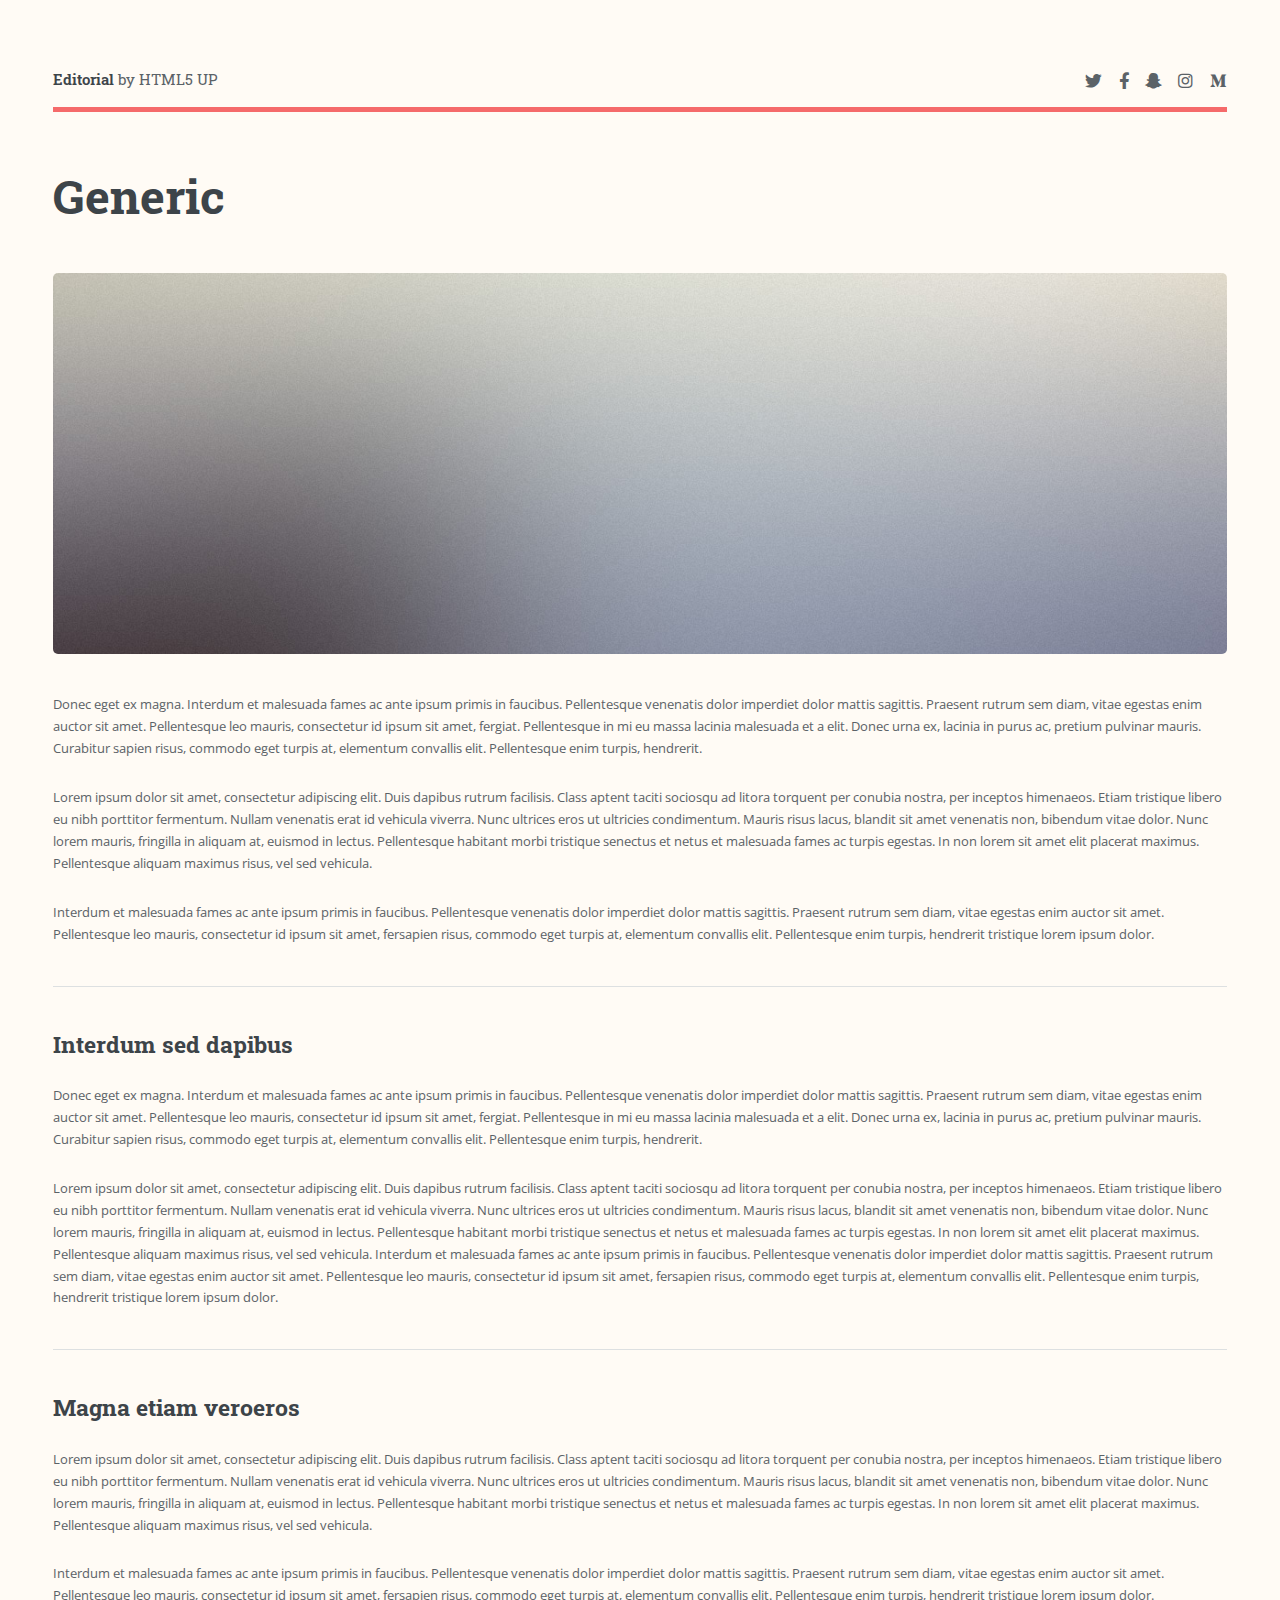
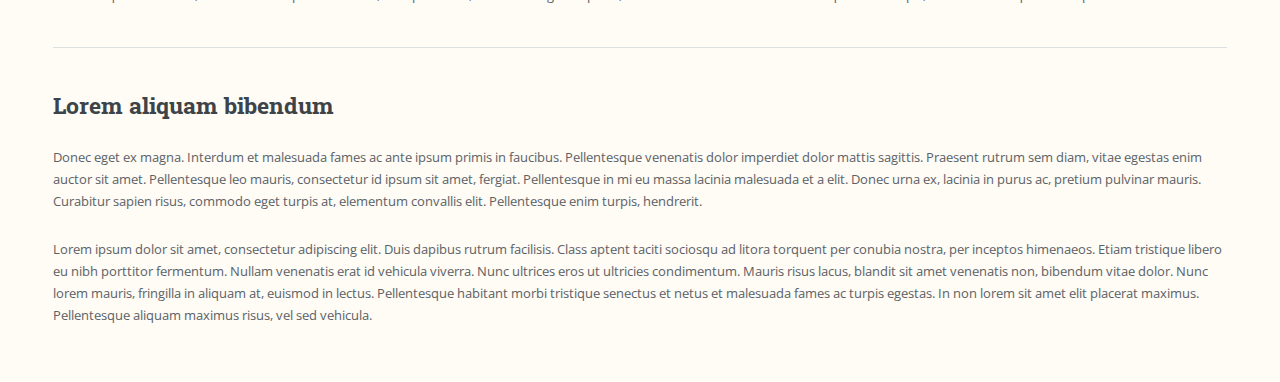
<file: generic.html>
<!DOCTYPE HTML>
<!--
	Editorial by HTML5 UP
	html5up.net | @ajlkn
	Free for personal and commercial use under the CCA 3.0 license (html5up.net/license)
-->
<html>
	<head>
		<title>Generic - Editorial by HTML5 UP</title>
		<meta charset="utf-8" />
		<meta name="viewport" content="width=device-width, initial-scale=1, user-scalable=no" />
		<link rel="stylesheet" href="assets/css/main.css" />
	</head>
	<body class="is-preload">

		<!-- Wrapper -->
			<div id="wrapper">

				<!-- Main -->
					<div id="main">
						<div class="inner">

							<!-- Header -->
								<header id="header">
									<a href="index.html" class="logo"><strong>Editorial</strong> by HTML5 UP</a>
									<ul class="icons">
										<li><a href="#" class="icon brands fa-twitter"><span class="label">Twitter</span></a></li>
										<li><a href="#" class="icon brands fa-facebook-f"><span class="label">Facebook</span></a></li>
										<li><a href="#" class="icon brands fa-snapchat-ghost"><span class="label">Snapchat</span></a></li>
										<li><a href="#" class="icon brands fa-instagram"><span class="label">Instagram</span></a></li>
										<li><a href="#" class="icon brands fa-medium-m"><span class="label">Medium</span></a></li>
									</ul>
								</header>

							<!-- Content -->
								<section>
									<header class="main">
										<h1>Generic</h1>
									</header>

									<span class="image main"><img src="images/pic11.jpg" alt="" /></span>

									<p>Donec eget ex magna. Interdum et malesuada fames ac ante ipsum primis in faucibus. Pellentesque venenatis dolor imperdiet dolor mattis sagittis. Praesent rutrum sem diam, vitae egestas enim auctor sit amet. Pellentesque leo mauris, consectetur id ipsum sit amet, fergiat. Pellentesque in mi eu massa lacinia malesuada et a elit. Donec urna ex, lacinia in purus ac, pretium pulvinar mauris. Curabitur sapien risus, commodo eget turpis at, elementum convallis elit. Pellentesque enim turpis, hendrerit.</p>
									<p>Lorem ipsum dolor sit amet, consectetur adipiscing elit. Duis dapibus rutrum facilisis. Class aptent taciti sociosqu ad litora torquent per conubia nostra, per inceptos himenaeos. Etiam tristique libero eu nibh porttitor fermentum. Nullam venenatis erat id vehicula viverra. Nunc ultrices eros ut ultricies condimentum. Mauris risus lacus, blandit sit amet venenatis non, bibendum vitae dolor. Nunc lorem mauris, fringilla in aliquam at, euismod in lectus. Pellentesque habitant morbi tristique senectus et netus et malesuada fames ac turpis egestas. In non lorem sit amet elit placerat maximus. Pellentesque aliquam maximus risus, vel sed vehicula.</p>
									<p>Interdum et malesuada fames ac ante ipsum primis in faucibus. Pellentesque venenatis dolor imperdiet dolor mattis sagittis. Praesent rutrum sem diam, vitae egestas enim auctor sit amet. Pellentesque leo mauris, consectetur id ipsum sit amet, fersapien risus, commodo eget turpis at, elementum convallis elit. Pellentesque enim turpis, hendrerit tristique lorem ipsum dolor.</p>

									<hr class="major" />

									<h2>Interdum sed dapibus</h2>
									<p>Donec eget ex magna. Interdum et malesuada fames ac ante ipsum primis in faucibus. Pellentesque venenatis dolor imperdiet dolor mattis sagittis. Praesent rutrum sem diam, vitae egestas enim auctor sit amet. Pellentesque leo mauris, consectetur id ipsum sit amet, fergiat. Pellentesque in mi eu massa lacinia malesuada et a elit. Donec urna ex, lacinia in purus ac, pretium pulvinar mauris. Curabitur sapien risus, commodo eget turpis at, elementum convallis elit. Pellentesque enim turpis, hendrerit.</p>
									<p>Lorem ipsum dolor sit amet, consectetur adipiscing elit. Duis dapibus rutrum facilisis. Class aptent taciti sociosqu ad litora torquent per conubia nostra, per inceptos himenaeos. Etiam tristique libero eu nibh porttitor fermentum. Nullam venenatis erat id vehicula viverra. Nunc ultrices eros ut ultricies condimentum. Mauris risus lacus, blandit sit amet venenatis non, bibendum vitae dolor. Nunc lorem mauris, fringilla in aliquam at, euismod in lectus. Pellentesque habitant morbi tristique senectus et netus et malesuada fames ac turpis egestas. In non lorem sit amet elit placerat maximus. Pellentesque aliquam maximus risus, vel sed vehicula. Interdum et malesuada fames ac ante ipsum primis in faucibus. Pellentesque venenatis dolor imperdiet dolor mattis sagittis. Praesent rutrum sem diam, vitae egestas enim auctor sit amet. Pellentesque leo mauris, consectetur id ipsum sit amet, fersapien risus, commodo eget turpis at, elementum convallis elit. Pellentesque enim turpis, hendrerit tristique lorem ipsum dolor.</p>

									<hr class="major" />

									<h2>Magna etiam veroeros</h2>
									<p>Lorem ipsum dolor sit amet, consectetur adipiscing elit. Duis dapibus rutrum facilisis. Class aptent taciti sociosqu ad litora torquent per conubia nostra, per inceptos himenaeos. Etiam tristique libero eu nibh porttitor fermentum. Nullam venenatis erat id vehicula viverra. Nunc ultrices eros ut ultricies condimentum. Mauris risus lacus, blandit sit amet venenatis non, bibendum vitae dolor. Nunc lorem mauris, fringilla in aliquam at, euismod in lectus. Pellentesque habitant morbi tristique senectus et netus et malesuada fames ac turpis egestas. In non lorem sit amet elit placerat maximus. Pellentesque aliquam maximus risus, vel sed vehicula.</p>
									<p>Interdum et malesuada fames ac ante ipsum primis in faucibus. Pellentesque venenatis dolor imperdiet dolor mattis sagittis. Praesent rutrum sem diam, vitae egestas enim auctor sit amet. Pellentesque leo mauris, consectetur id ipsum sit amet, fersapien risus, commodo eget turpis at, elementum convallis elit. Pellentesque enim turpis, hendrerit tristique lorem ipsum dolor.</p>

									<hr class="major" />

									<h2>Lorem aliquam bibendum</h2>
									<p>Donec eget ex magna. Interdum et malesuada fames ac ante ipsum primis in faucibus. Pellentesque venenatis dolor imperdiet dolor mattis sagittis. Praesent rutrum sem diam, vitae egestas enim auctor sit amet. Pellentesque leo mauris, consectetur id ipsum sit amet, fergiat. Pellentesque in mi eu massa lacinia malesuada et a elit. Donec urna ex, lacinia in purus ac, pretium pulvinar mauris. Curabitur sapien risus, commodo eget turpis at, elementum convallis elit. Pellentesque enim turpis, hendrerit.</p>
									<p>Lorem ipsum dolor sit amet, consectetur adipiscing elit. Duis dapibus rutrum facilisis. Class aptent taciti sociosqu ad litora torquent per conubia nostra, per inceptos himenaeos. Etiam tristique libero eu nibh porttitor fermentum. Nullam venenatis erat id vehicula viverra. Nunc ultrices eros ut ultricies condimentum. Mauris risus lacus, blandit sit amet venenatis non, bibendum vitae dolor. Nunc lorem mauris, fringilla in aliquam at, euismod in lectus. Pellentesque habitant morbi tristique senectus et netus et malesuada fames ac turpis egestas. In non lorem sit amet elit placerat maximus. Pellentesque aliquam maximus risus, vel sed vehicula.</p>

								</section>

						</div>
					</div>

				
			</div>

		<!-- Scripts -->
			<script src="assets/js/jquery.min.js"></script>
			<script src="assets/js/browser.min.js"></script>
			<script src="assets/js/breakpoints.min.js"></script>
			<script src="assets/js/util.js"></script>
			<script src="assets/js/main.js"></script>

	</body>
</html>
</file>
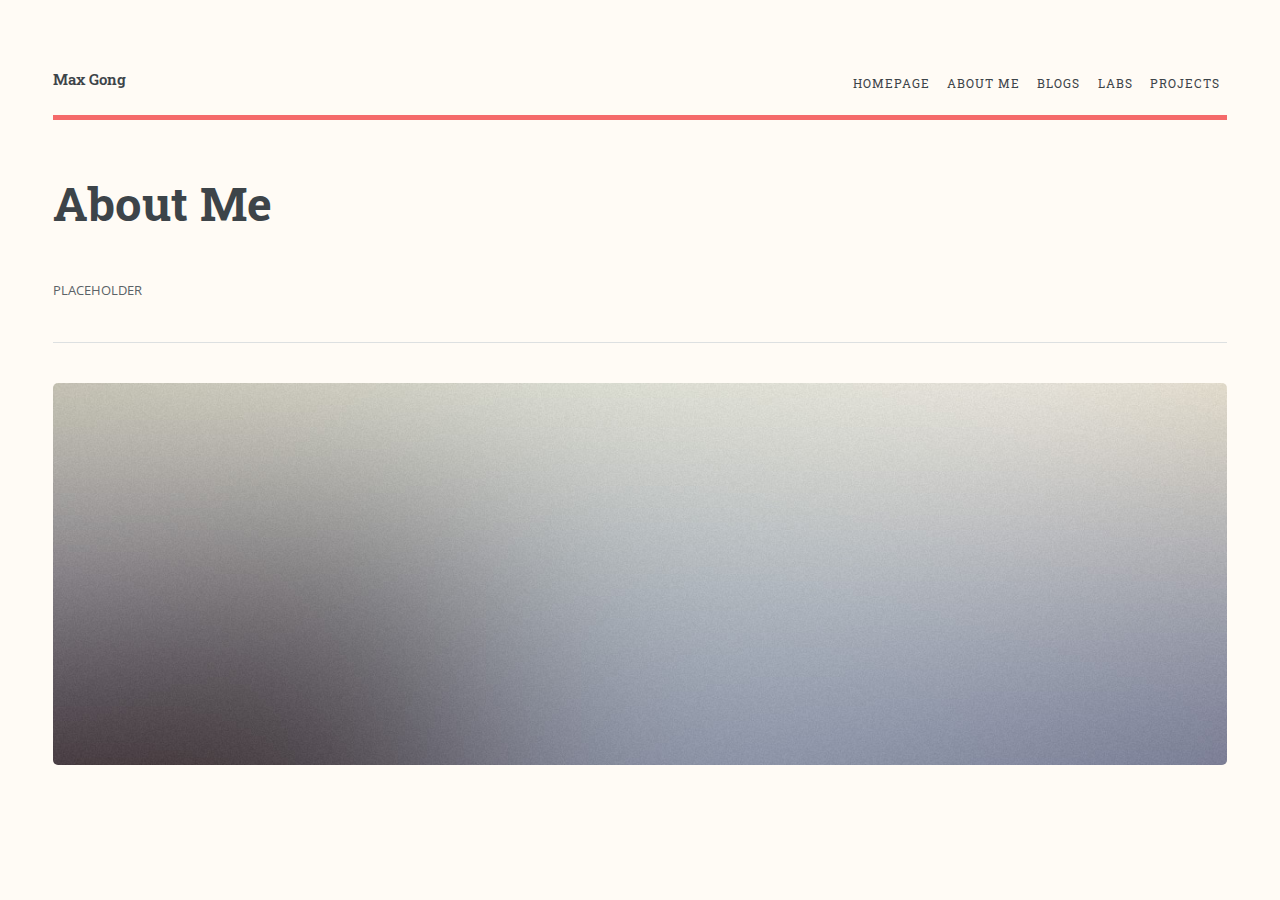
<file: placeholder.html>
<!DOCTYPE HTML>
<!--
	Editorial by HTML5 UP
	html5up.net | @ajlkn
	Free for personal and commercial use under the CCA 3.0 license (html5up.net/license)
-->
<html>
	<head>
		<title>About Me - Max Gong</title>
		<meta charset="utf-8" />
		<meta name="viewport" content="width=device-width, initial-scale=1, user-scalable=no" />
		<link rel="stylesheet" href="assets/css/main.css" />
	</head>
	<body class="is-preload">

		<!-- Wrapper -->
			<div id="wrapper">

				<!-- Main -->
					<div id="main">
						<div class="inner">

							<!-- Header -->
								<header id="header">
									<a class="logo"><strong>Max Gong</strong></a>
									<nav id="menu">
										<ul class="">
											<li><a href="index.html">Homepage</a></li>
											<li><a href="aboutme.html">About Me</a></li>
											<li><a href="blogs.html">Blogs</a></li>
											<li><a href="labs.html">Labs</a></li>
											<li><a href="projects.html">Projects</a></li>
										</ul>
									</nav>
								</header>

							<!-- Content -->
								<section>
									<header class="main">
										<h1>About Me</h1>
									</header>

									

									<p> PLACEHOLDER</p>
									

									<hr class="major" />

									<span class="image main"><img src="images/pic11.jpg" alt="" /></span>

									

								</section>

						</div>
					</div>

				
			</div>

		<!-- Scripts -->
			<script src="assets/js/jquery.min.js"></script>
			<script src="assets/js/browser.min.js"></script>
			<script src="assets/js/breakpoints.min.js"></script>
			<script src="assets/js/util.js"></script>
			<script src="assets/js/main.js"></script>

	</body>
</html>
</file>
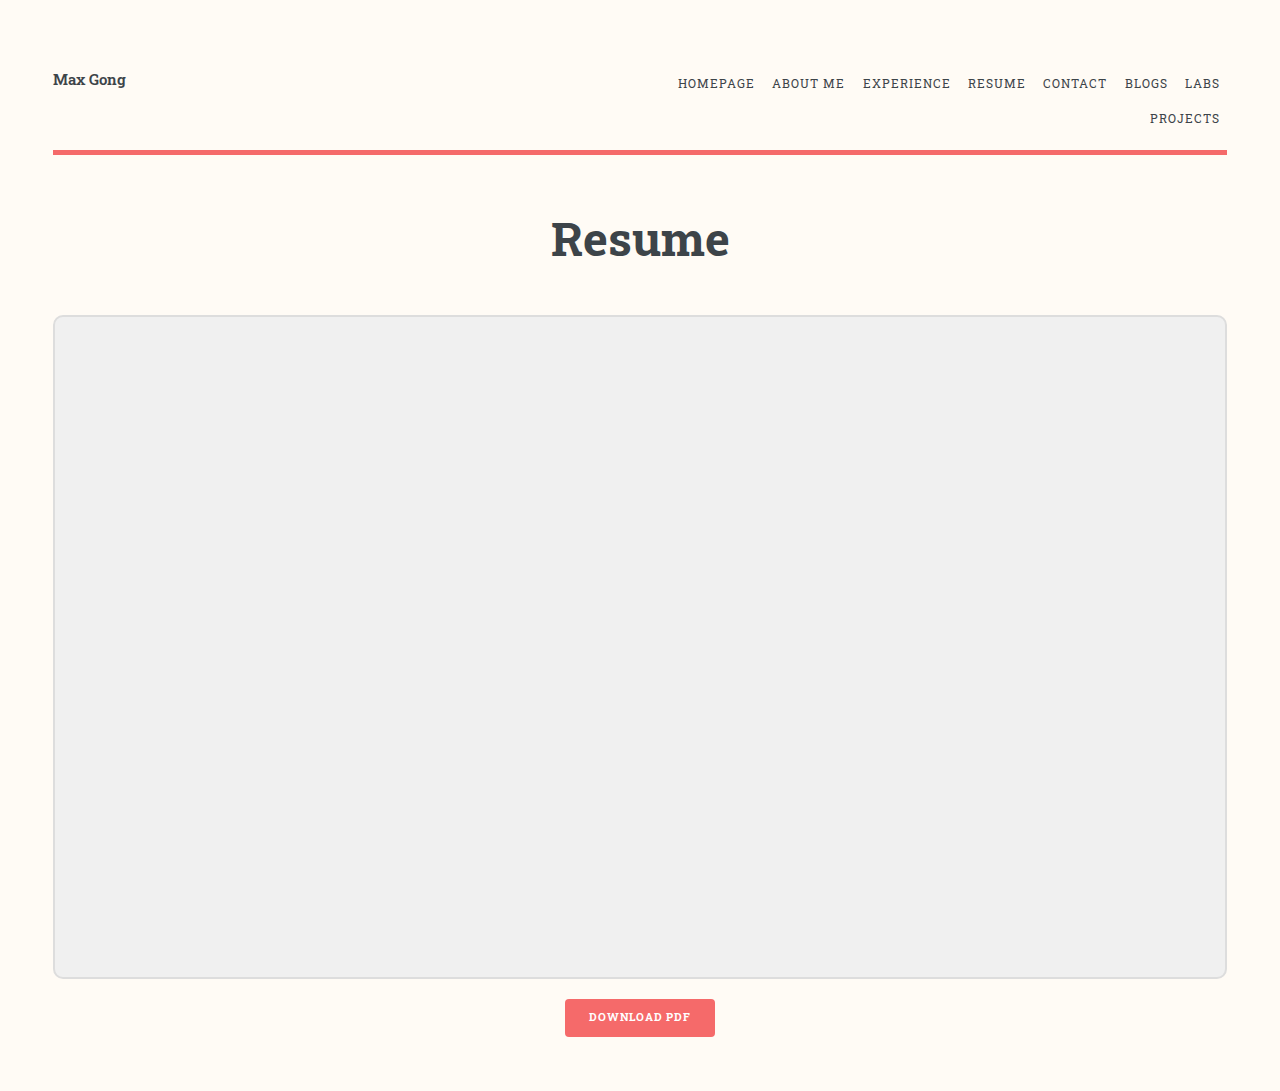
<file: resume.html>
<!DOCTYPE HTML>
<!--
    Editorial by HTML5 UP
    html5up.net | @ajlkn
    Free for personal and commercial use under the CCA 3.0 license (html5up.net/license)
-->
<html>
	<head>
		<title>Resume - Max Gong</title>
		<meta charset="utf-8" />
		<meta name="viewport" content="width=device-width, initial-scale=1, user-scalable=no" />
		<link rel="stylesheet" href="assets/css/main.css" />
        <style>
            /* Style for embedding the PDF in a responsive way */
            .pdf-container {
                position: relative;
                padding-bottom: 56.25%; /* 16:9 ratio */
                height: 0;
                overflow: hidden;
                max-width: 100%;
                background: #f0f0f0; /* Light background behind PDF */
                border: 2px solid #ddd;
                border-radius: 10px;
                margin: 20px 0;
            }
            .pdf-container iframe {
                position: absolute;
                top: 0;
                left: 0;
                width: 100%;
                height: 100%;
            }
            h1 {
                text-align: center;
                margin-bottom: 20px;
            }
        </style>
	</head>
	<body class="is-preload">

		<!-- Wrapper -->
		<div id="wrapper">

			<!-- Main -->
			<div id="main">
				<div class="inner">

					<!-- Header -->
					<header id="header">
						<a class="logo"><strong>Max Gong</strong></a>
						<nav id="menu">
							<ul class="">
                                <li><a href="index.html">Homepage</a></li>
                                <li><a href="aboutme.html">About Me</a></li>
                                <li><a href="experience.html">Experience</a></li>
                                <li><a href="resume.html">Resume</a></li>
                                <li><a href="contact.html">Contact</a></li>
                                <li><a href="blogs.html">Blogs</a></li>
                                <li><a href="labs.html">Labs</a></li>
                                <li><a href="projects.html">Projects</a></li>
							</ul>
						</nav>
					</header>

					<!-- Content -->
					<section>
						<header class="main">
							<h1>Resume</h1>
						</header>

						<!-- PDF Embed -->
						<div class="pdf-container">
							<iframe src="images/Gong_Max_Resume.pdf" frameborder="0"></iframe>
						</div>

						<!-- Download Button -->
						<p style="text-align:center;">
							<a href="images/Gong_Max_Resume.pdf" class="button primary" download>Download PDF</a>
						</p>

					</section>

				</div>
			</div>

		</div>

		<!-- Scripts -->
		<script src="assets/js/jquery.min.js"></script>
		<script src="assets/js/browser.min.js"></script>
		<script src="assets/js/breakpoints.min.js"></script>
		<script src="assets/js/util.js"></script>
		<script src="assets/js/main.js"></script>

	</body>
</html>
</file>
<file: assets/css/main.css>
@import url(fontawesome-all.min.css);
@import url("https://fonts.googleapis.com/css?family=Open+Sans:400,600,400italic,600italic|Roboto+Slab:400,700");
/*
	Editorial by HTML5 UP
	html5up.net | @ajlkn
	Free for personal and commercial use under the CCA 3.0 license (html5up.net/license)
*/
html, body, div, span, applet, object,
iframe, h1, h2, h3, h4, h5, h6, p, blockquote,
pre, a, abbr, acronym, address, big, cite,
code, del, dfn, em, img, ins, kbd, q, s, samp,
small, strike, strong, sub, sup, tt, var, b,
u, i, center, dl, dt, dd, ol, ul, li, fieldset,
form, label, legend, table, caption, tbody,
tfoot, thead, tr, th, td, article, aside,
canvas, details, embed, figure, figcaption,
footer, header, hgroup, menu, nav, output, ruby,
section, summary, time, mark, audio, video {
  margin: 0;
  padding: 0;
  border: 0;
  font-size: 100%;
  font: inherit;
  vertical-align: baseline; }

article, aside, details, figcaption, figure,
footer, header, hgroup, menu, nav, section {
  display: block; }

body {
  line-height: 1; }

ol, ul {
  list-style: none; }

blockquote, q {
  quotes: none; }
  blockquote:before, blockquote:after, q:before, q:after {
    content: '';
    content: none; }

table {
  border-collapse: collapse;
  border-spacing: 0; }

body {
  -webkit-text-size-adjust: none; }

mark {
  background-color: transparent;
  color: inherit; }

input::-moz-focus-inner {
  border: 0;
  padding: 0; }

input, select, textarea {
  -moz-appearance: none;
  -webkit-appearance: none;
  -ms-appearance: none;
  appearance: none; }

/* Basic */
@-ms-viewport {
  width: device-width; }

body {
  -ms-overflow-style: scrollbar; }

@media screen and (max-width: 480px) {
  html, body {
    min-width: 320px; } }

html {
  box-sizing: border-box; }

*, *:before, *:after {
  box-sizing: inherit; }

body {
  background: #fffbf5; }
  body.is-preload *, body.is-preload *:before, body.is-preload *:after, body.is-resizing *, body.is-resizing *:before, body.is-resizing *:after {
    -moz-animation: none !important;
    -webkit-animation: none !important;
    -ms-animation: none !important;
    animation: none !important;
    -moz-transition: none !important;
    -webkit-transition: none !important;
    -ms-transition: none !important;
    transition: none !important; }

/* Type */
body, input, select, textarea {
  color: #5b6267;
  font-family: "Open Sans", sans-serif;
  font-size: 13pt;
  font-weight: 400;
  line-height: 1.65; }
  @media screen and (max-width: 1680px) {
    body, input, select, textarea {
      font-size: 11pt; } }
  @media screen and (max-width: 1280px) {
    body, input, select, textarea {
      font-size: 10pt; } }
  @media screen and (max-width: 360px) {
    body, input, select, textarea {
      font-size: 9pt; } }

a {
  -moz-transition: color 0.2s ease-in-out, border-bottom-color 0.2s ease-in-out;
  -webkit-transition: color 0.2s ease-in-out, border-bottom-color 0.2s ease-in-out;
  -ms-transition: color 0.2s ease-in-out, border-bottom-color 0.2s ease-in-out;
  transition: color 0.2s ease-in-out, border-bottom-color 0.2s ease-in-out;
  border-bottom: dotted 1px;
  color: #f56a6a;
  text-decoration: none; }
  a:hover {
    border-bottom-color: #f56a6a;
    color: #f56a6a !important; }
    a:hover strong {
      color: inherit; }

strong, b {
  color: #3d4449;
  font-weight: 600; }

em, i {
  font-style: italic; }

p {
  margin: 0 0 2em 0; }

h1, h2, h3, h4, h5, h6 {
  color: #3d4449;
  font-family: "Roboto Slab", serif;
  font-weight: 700;
  line-height: 1.5;
  margin: 0 0 1em 0; }
  h1 a, h2 a, h3 a, h4 a, h5 a, h6 a {
    color: inherit;
    text-decoration: none;
    border-bottom: 0; }

h1 {
  font-size: 4em;
  margin: 0 0 0.5em 0;
  line-height: 1.3; }

h2 {
  font-size: 1.75em; }

h3 {
  font-size: 1.25em; }

h4 {
  font-size: 1.1em; }

h5 {
  font-size: 0.9em; }

h6 {
  font-size: 0.7em; }

@media screen and (max-width: 1680px) {
  h1 {
    font-size: 3.5em; } }

@media screen and (max-width: 980px) {
  h1 {
    font-size: 3.25em; } }

@media screen and (max-width: 736px) {
  h1 {
    font-size: 2em;
    line-height: 1.4; }
  h2 {
    font-size: 1.5em; } }

sub {
  font-size: 0.8em;
  position: relative;
  top: 0.5em; }

sup {
  font-size: 0.8em;
  position: relative;
  top: -0.5em; }

blockquote {
  border-left: solid 3px rgba(210, 215, 217, 0.75);
  font-style: italic;
  margin: 0 0 2em 0;
  padding: 0.5em 0 0.5em 2em; }

code {
  background: rgba(230, 235, 237, 0.25);
  border-radius: 0.375em;
  border: solid 1px rgba(210, 215, 217, 0.75);
  font-family: "Courier New", monospace;
  font-size: 0.9em;
  margin: 0 0.25em;
  padding: 0.25em 0.65em; }

pre {
  -webkit-overflow-scrolling: touch;
  font-family: "Courier New", monospace;
  font-size: 0.9em;
  margin: 0 0 2em 0; }
  pre code {
    display: block;
    line-height: 1.75;
    padding: 1em 1.5em;
    overflow-x: auto; }

hr {
  border: 0;
  border-bottom: solid 1px rgba(210, 215, 217, 0.75);
  margin: 2em 0; }
  hr.major {
    margin: 3em 0; }

.align-left {
  text-align: left; }

.align-center {
  text-align: center; }

.align-right {
  text-align: right; }

/* Row */
.row {
  display: flex;
  flex-wrap: wrap;
  box-sizing: border-box;
  align-items: stretch; }
  .row > * {
    box-sizing: border-box; }
  .row.gtr-uniform > * > :last-child {
    margin-bottom: 0; }
  .row.aln-left {
    justify-content: flex-start; }
  .row.aln-center {
    justify-content: center; }
  .row.aln-right {
    justify-content: flex-end; }
  .row.aln-top {
    align-items: flex-start; }
  .row.aln-middle {
    align-items: center; }
  .row.aln-bottom {
    align-items: flex-end; }
  .row > .imp {
    order: -1; }
  .row > .col-1 {
    width: 8.33333%; }
  .row > .off-1 {
    margin-left: 8.33333%; }
  .row > .col-2 {
    width: 16.66667%; }
  .row > .off-2 {
    margin-left: 16.66667%; }
  .row > .col-3 {
    width: 25%; }
  .row > .off-3 {
    margin-left: 25%; }
  .row > .col-4 {
    width: 33.33333%; }
  .row > .off-4 {
    margin-left: 33.33333%; }
  .row > .col-5 {
    width: 41.66667%; }
  .row > .off-5 {
    margin-left: 41.66667%; }
  .row > .col-6 {
    width: 50%; }
  .row > .off-6 {
    margin-left: 50%; }
  .row > .col-7 {
    width: 58.33333%; }
  .row > .off-7 {
    margin-left: 58.33333%; }
  .row > .col-8 {
    width: 66.66667%; }
  .row > .off-8 {
    margin-left: 66.66667%; }
  .row > .col-9 {
    width: 75%; }
  .row > .off-9 {
    margin-left: 75%; }
  .row > .col-10 {
    width: 83.33333%; }
  .row > .off-10 {
    margin-left: 83.33333%; }
  .row > .col-11 {
    width: 91.66667%; }
  .row > .off-11 {
    margin-left: 91.66667%; }
  .row > .col-12 {
    width: 100%; }
  .row > .off-12 {
    margin-left: 100%; }
  .row.gtr-0 {
    margin-top: 0;
    margin-left: 0em; }
    .row.gtr-0 > * {
      padding: 0 0 0 0em; }
    .row.gtr-0.gtr-uniform {
      margin-top: 0em; }
      .row.gtr-0.gtr-uniform > * {
        padding-top: 0em; }
  .row.gtr-25 {
    margin-top: 0;
    margin-left: -0.375em; }
    .row.gtr-25 > * {
      padding: 0 0 0 0.375em; }
    .row.gtr-25.gtr-uniform {
      margin-top: -0.375em; }
      .row.gtr-25.gtr-uniform > * {
        padding-top: 0.375em; }
  .row.gtr-50 {
    margin-top: 0;
    margin-left: -0.75em; }
    .row.gtr-50 > * {
      padding: 0 0 0 0.75em; }
    .row.gtr-50.gtr-uniform {
      margin-top: -0.75em; }
      .row.gtr-50.gtr-uniform > * {
        padding-top: 0.75em; }
  .row {
    margin-top: 0;
    margin-left: -1.5em; }
    .row > * {
      padding: 0 0 0 1.5em; }
    .row.gtr-uniform {
      margin-top: -1.5em; }
      .row.gtr-uniform > * {
        padding-top: 1.5em; }
  .row.gtr-150 {
    margin-top: 0;
    margin-left: -2.25em; }
    .row.gtr-150 > * {
      padding: 0 0 0 2.25em; }
    .row.gtr-150.gtr-uniform {
      margin-top: -2.25em; }
      .row.gtr-150.gtr-uniform > * {
        padding-top: 2.25em; }
  .row.gtr-200 {
    margin-top: 0;
    margin-left: -3em; }
    .row.gtr-200 > * {
      padding: 0 0 0 3em; }
    .row.gtr-200.gtr-uniform {
      margin-top: -3em; }
      .row.gtr-200.gtr-uniform > * {
        padding-top: 3em; }
  @media screen and (max-width: 1680px) {
    .row {
      display: flex;
      flex-wrap: wrap;
      box-sizing: border-box;
      align-items: stretch; }
      .row > * {
        box-sizing: border-box; }
      .row.gtr-uniform > * > :last-child {
        margin-bottom: 0; }
      .row.aln-left {
        justify-content: flex-start; }
      .row.aln-center {
        justify-content: center; }
      .row.aln-right {
        justify-content: flex-end; }
      .row.aln-top {
        align-items: flex-start; }
      .row.aln-middle {
        align-items: center; }
      .row.aln-bottom {
        align-items: flex-end; }
      .row > .imp-xlarge {
        order: -1; }
      .row > .col-1-xlarge {
        width: 8.33333%; }
      .row > .off-1-xlarge {
        margin-left: 8.33333%; }
      .row > .col-2-xlarge {
        width: 16.66667%; }
      .row > .off-2-xlarge {
        margin-left: 16.66667%; }
      .row > .col-3-xlarge {
        width: 25%; }
      .row > .off-3-xlarge {
        margin-left: 25%; }
      .row > .col-4-xlarge {
        width: 33.33333%; }
      .row > .off-4-xlarge {
        margin-left: 33.33333%; }
      .row > .col-5-xlarge {
        width: 41.66667%; }
      .row > .off-5-xlarge {
        margin-left: 41.66667%; }
      .row > .col-6-xlarge {
        width: 50%; }
      .row > .off-6-xlarge {
        margin-left: 50%; }
      .row > .col-7-xlarge {
        width: 58.33333%; }
      .row > .off-7-xlarge {
        margin-left: 58.33333%; }
      .row > .col-8-xlarge {
        width: 66.66667%; }
      .row > .off-8-xlarge {
        margin-left: 66.66667%; }
      .row > .col-9-xlarge {
        width: 75%; }
      .row > .off-9-xlarge {
        margin-left: 75%; }
      .row > .col-10-xlarge {
        width: 83.33333%; }
      .row > .off-10-xlarge {
        margin-left: 83.33333%; }
      .row > .col-11-xlarge {
        width: 91.66667%; }
      .row > .off-11-xlarge {
        margin-left: 91.66667%; }
      .row > .col-12-xlarge {
        width: 100%; }
      .row > .off-12-xlarge {
        margin-left: 100%; }
      .row.gtr-0 {
        margin-top: 0;
        margin-left: 0em; }
        .row.gtr-0 > * {
          padding: 0 0 0 0em; }
        .row.gtr-0.gtr-uniform {
          margin-top: 0em; }
          .row.gtr-0.gtr-uniform > * {
            padding-top: 0em; }
      .row.gtr-25 {
        margin-top: 0;
        margin-left: -0.375em; }
        .row.gtr-25 > * {
          padding: 0 0 0 0.375em; }
        .row.gtr-25.gtr-uniform {
          margin-top: -0.375em; }
          .row.gtr-25.gtr-uniform > * {
            padding-top: 0.375em; }
      .row.gtr-50 {
        margin-top: 0;
        margin-left: -0.75em; }
        .row.gtr-50 > * {
          padding: 0 0 0 0.75em; }
        .row.gtr-50.gtr-uniform {
          margin-top: -0.75em; }
          .row.gtr-50.gtr-uniform > * {
            padding-top: 0.75em; }
      .row {
        margin-top: 0;
        margin-left: -1.5em; }
        .row > * {
          padding: 0 0 0 1.5em; }
        .row.gtr-uniform {
          margin-top: -1.5em; }
          .row.gtr-uniform > * {
            padding-top: 1.5em; }
      .row.gtr-150 {
        margin-top: 0;
        margin-left: -2.25em; }
        .row.gtr-150 > * {
          padding: 0 0 0 2.25em; }
        .row.gtr-150.gtr-uniform {
          margin-top: -2.25em; }
          .row.gtr-150.gtr-uniform > * {
            padding-top: 2.25em; }
      .row.gtr-200 {
        margin-top: 0;
        margin-left: -3em; }
        .row.gtr-200 > * {
          padding: 0 0 0 3em; }
        .row.gtr-200.gtr-uniform {
          margin-top: -3em; }
          .row.gtr-200.gtr-uniform > * {
            padding-top: 3em; } }
  @media screen and (max-width: 1280px) {
    .row {
      display: flex;
      flex-wrap: wrap;
      box-sizing: border-box;
      align-items: stretch; }
      .row > * {
        box-sizing: border-box; }
      .row.gtr-uniform > * > :last-child {
        margin-bottom: 0; }
      .row.aln-left {
        justify-content: flex-start; }
      .row.aln-center {
        justify-content: center; }
      .row.aln-right {
        justify-content: flex-end; }
      .row.aln-top {
        align-items: flex-start; }
      .row.aln-middle {
        align-items: center; }
      .row.aln-bottom {
        align-items: flex-end; }
      .row > .imp-large {
        order: -1; }
      .row > .col-1-large {
        width: 8.33333%; }
      .row > .off-1-large {
        margin-left: 8.33333%; }
      .row > .col-2-large {
        width: 16.66667%; }
      .row > .off-2-large {
        margin-left: 16.66667%; }
      .row > .col-3-large {
        width: 25%; }
      .row > .off-3-large {
        margin-left: 25%; }
      .row > .col-4-large {
        width: 33.33333%; }
      .row > .off-4-large {
        margin-left: 33.33333%; }
      .row > .col-5-large {
        width: 41.66667%; }
      .row > .off-5-large {
        margin-left: 41.66667%; }
      .row > .col-6-large {
        width: 50%; }
      .row > .off-6-large {
        margin-left: 50%; }
      .row > .col-7-large {
        width: 58.33333%; }
      .row > .off-7-large {
        margin-left: 58.33333%; }
      .row > .col-8-large {
        width: 66.66667%; }
      .row > .off-8-large {
        margin-left: 66.66667%; }
      .row > .col-9-large {
        width: 75%; }
      .row > .off-9-large {
        margin-left: 75%; }
      .row > .col-10-large {
        width: 83.33333%; }
      .row > .off-10-large {
        margin-left: 83.33333%; }
      .row > .col-11-large {
        width: 91.66667%; }
      .row > .off-11-large {
        margin-left: 91.66667%; }
      .row > .col-12-large {
        width: 100%; }
      .row > .off-12-large {
        margin-left: 100%; }
      .row.gtr-0 {
        margin-top: 0;
        margin-left: 0em; }
        .row.gtr-0 > * {
          padding: 0 0 0 0em; }
        .row.gtr-0.gtr-uniform {
          margin-top: 0em; }
          .row.gtr-0.gtr-uniform > * {
            padding-top: 0em; }
      .row.gtr-25 {
        margin-top: 0;
        margin-left: -0.375em; }
        .row.gtr-25 > * {
          padding: 0 0 0 0.375em; }
        .row.gtr-25.gtr-uniform {
          margin-top: -0.375em; }
          .row.gtr-25.gtr-uniform > * {
            padding-top: 0.375em; }
      .row.gtr-50 {
        margin-top: 0;
        margin-left: -0.75em; }
        .row.gtr-50 > * {
          padding: 0 0 0 0.75em; }
        .row.gtr-50.gtr-uniform {
          margin-top: -0.75em; }
          .row.gtr-50.gtr-uniform > * {
            padding-top: 0.75em; }
      .row {
        margin-top: 0;
        margin-left: -1.5em; }
        .row > * {
          padding: 0 0 0 1.5em; }
        .row.gtr-uniform {
          margin-top: -1.5em; }
          .row.gtr-uniform > * {
            padding-top: 1.5em; }
      .row.gtr-150 {
        margin-top: 0;
        margin-left: -2.25em; }
        .row.gtr-150 > * {
          padding: 0 0 0 2.25em; }
        .row.gtr-150.gtr-uniform {
          margin-top: -2.25em; }
          .row.gtr-150.gtr-uniform > * {
            padding-top: 2.25em; }
      .row.gtr-200 {
        margin-top: 0;
        margin-left: -3em; }
        .row.gtr-200 > * {
          padding: 0 0 0 3em; }
        .row.gtr-200.gtr-uniform {
          margin-top: -3em; }
          .row.gtr-200.gtr-uniform > * {
            padding-top: 3em; } }
  @media screen and (max-width: 980px) {
    .row {
      display: flex;
      flex-wrap: wrap;
      box-sizing: border-box;
      align-items: stretch; }
      .row > * {
        box-sizing: border-box; }
      .row.gtr-uniform > * > :last-child {
        margin-bottom: 0; }
      .row.aln-left {
        justify-content: flex-start; }
      .row.aln-center {
        justify-content: center; }
      .row.aln-right {
        justify-content: flex-end; }
      .row.aln-top {
        align-items: flex-start; }
      .row.aln-middle {
        align-items: center; }
      .row.aln-bottom {
        align-items: flex-end; }
      .row > .imp-medium {
        order: -1; }
      .row > .col-1-medium {
        width: 8.33333%; }
      .row > .off-1-medium {
        margin-left: 8.33333%; }
      .row > .col-2-medium {
        width: 16.66667%; }
      .row > .off-2-medium {
        margin-left: 16.66667%; }
      .row > .col-3-medium {
        width: 25%; }
      .row > .off-3-medium {
        margin-left: 25%; }
      .row > .col-4-medium {
        width: 33.33333%; }
      .row > .off-4-medium {
        margin-left: 33.33333%; }
      .row > .col-5-medium {
        width: 41.66667%; }
      .row > .off-5-medium {
        margin-left: 41.66667%; }
      .row > .col-6-medium {
        width: 50%; }
      .row > .off-6-medium {
        margin-left: 50%; }
      .row > .col-7-medium {
        width: 58.33333%; }
      .row > .off-7-medium {
        margin-left: 58.33333%; }
      .row > .col-8-medium {
        width: 66.66667%; }
      .row > .off-8-medium {
        margin-left: 66.66667%; }
      .row > .col-9-medium {
        width: 75%; }
      .row > .off-9-medium {
        margin-left: 75%; }
      .row > .col-10-medium {
        width: 83.33333%; }
      .row > .off-10-medium {
        margin-left: 83.33333%; }
      .row > .col-11-medium {
        width: 91.66667%; }
      .row > .off-11-medium {
        margin-left: 91.66667%; }
      .row > .col-12-medium {
        width: 100%; }
      .row > .off-12-medium {
        margin-left: 100%; }
      .row.gtr-0 {
        margin-top: 0;
        margin-left: 0em; }
        .row.gtr-0 > * {
          padding: 0 0 0 0em; }
        .row.gtr-0.gtr-uniform {
          margin-top: 0em; }
          .row.gtr-0.gtr-uniform > * {
            padding-top: 0em; }
      .row.gtr-25 {
        margin-top: 0;
        margin-left: -0.375em; }
        .row.gtr-25 > * {
          padding: 0 0 0 0.375em; }
        .row.gtr-25.gtr-uniform {
          margin-top: -0.375em; }
          .row.gtr-25.gtr-uniform > * {
            padding-top: 0.375em; }
      .row.gtr-50 {
        margin-top: 0;
        margin-left: -0.75em; }
        .row.gtr-50 > * {
          padding: 0 0 0 0.75em; }
        .row.gtr-50.gtr-uniform {
          margin-top: -0.75em; }
          .row.gtr-50.gtr-uniform > * {
            padding-top: 0.75em; }
      .row {
        margin-top: 0;
        margin-left: -1.5em; }
        .row > * {
          padding: 0 0 0 1.5em; }
        .row.gtr-uniform {
          margin-top: -1.5em; }
          .row.gtr-uniform > * {
            padding-top: 1.5em; }
      .row.gtr-150 {
        margin-top: 0;
        margin-left: -2.25em; }
        .row.gtr-150 > * {
          padding: 0 0 0 2.25em; }
        .row.gtr-150.gtr-uniform {
          margin-top: -2.25em; }
          .row.gtr-150.gtr-uniform > * {
            padding-top: 2.25em; }
      .row.gtr-200 {
        margin-top: 0;
        margin-left: -3em; }
        .row.gtr-200 > * {
          padding: 0 0 0 3em; }
        .row.gtr-200.gtr-uniform {
          margin-top: -3em; }
          .row.gtr-200.gtr-uniform > * {
            padding-top: 3em; } }
  @media screen and (max-width: 736px) {
    .row {
      display: flex;
      flex-wrap: wrap;
      box-sizing: border-box;
      align-items: stretch; }
      .row > * {
        box-sizing: border-box; }
      .row.gtr-uniform > * > :last-child {
        margin-bottom: 0; }
      .row.aln-left {
        justify-content: flex-start; }
      .row.aln-center {
        justify-content: center; }
      .row.aln-right {
        justify-content: flex-end; }
      .row.aln-top {
        align-items: flex-start; }
      .row.aln-middle {
        align-items: center; }
      .row.aln-bottom {
        align-items: flex-end; }
      .row > .imp-small {
        order: -1; }
      .row > .col-1-small {
        width: 8.33333%; }
      .row > .off-1-small {
        margin-left: 8.33333%; }
      .row > .col-2-small {
        width: 16.66667%; }
      .row > .off-2-small {
        margin-left: 16.66667%; }
      .row > .col-3-small {
        width: 25%; }
      .row > .off-3-small {
        margin-left: 25%; }
      .row > .col-4-small {
        width: 33.33333%; }
      .row > .off-4-small {
        margin-left: 33.33333%; }
      .row > .col-5-small {
        width: 41.66667%; }
      .row > .off-5-small {
        margin-left: 41.66667%; }
      .row > .col-6-small {
        width: 50%; }
      .row > .off-6-small {
        margin-left: 50%; }
      .row > .col-7-small {
        width: 58.33333%; }
      .row > .off-7-small {
        margin-left: 58.33333%; }
      .row > .col-8-small {
        width: 66.66667%; }
      .row > .off-8-small {
        margin-left: 66.66667%; }
      .row > .col-9-small {
        width: 75%; }
      .row > .off-9-small {
        margin-left: 75%; }
      .row > .col-10-small {
        width: 83.33333%; }
      .row > .off-10-small {
        margin-left: 83.33333%; }
      .row > .col-11-small {
        width: 91.66667%; }
      .row > .off-11-small {
        margin-left: 91.66667%; }
      .row > .col-12-small {
        width: 100%; }
      .row > .off-12-small {
        margin-left: 100%; }
      .row.gtr-0 {
        margin-top: 0;
        margin-left: 0em; }
        .row.gtr-0 > * {
          padding: 0 0 0 0em; }
        .row.gtr-0.gtr-uniform {
          margin-top: 0em; }
          .row.gtr-0.gtr-uniform > * {
            padding-top: 0em; }
      .row.gtr-25 {
        margin-top: 0;
        margin-left: -0.375em; }
        .row.gtr-25 > * {
          padding: 0 0 0 0.375em; }
        .row.gtr-25.gtr-uniform {
          margin-top: -0.375em; }
          .row.gtr-25.gtr-uniform > * {
            padding-top: 0.375em; }
      .row.gtr-50 {
        margin-top: 0;
        margin-left: -0.75em; }
        .row.gtr-50 > * {
          padding: 0 0 0 0.75em; }
        .row.gtr-50.gtr-uniform {
          margin-top: -0.75em; }
          .row.gtr-50.gtr-uniform > * {
            padding-top: 0.75em; }
      .row {
        margin-top: 0;
        margin-left: -1.5em; }
        .row > * {
          padding: 0 0 0 1.5em; }
        .row.gtr-uniform {
          margin-top: -1.5em; }
          .row.gtr-uniform > * {
            padding-top: 1.5em; }
      .row.gtr-150 {
        margin-top: 0;
        margin-left: -2.25em; }
        .row.gtr-150 > * {
          padding: 0 0 0 2.25em; }
        .row.gtr-150.gtr-uniform {
          margin-top: -2.25em; }
          .row.gtr-150.gtr-uniform > * {
            padding-top: 2.25em; }
      .row.gtr-200 {
        margin-top: 0;
        margin-left: -3em; }
        .row.gtr-200 > * {
          padding: 0 0 0 3em; }
        .row.gtr-200.gtr-uniform {
          margin-top: -3em; }
          .row.gtr-200.gtr-uniform > * {
            padding-top: 3em; } }
  @media screen and (max-width: 480px) {
    .row {
      display: flex;
      flex-wrap: wrap;
      box-sizing: border-box;
      align-items: stretch; }
      .row > * {
        box-sizing: border-box; }
      .row.gtr-uniform > * > :last-child {
        margin-bottom: 0; }
      .row.aln-left {
        justify-content: flex-start; }
      .row.aln-center {
        justify-content: center; }
      .row.aln-right {
        justify-content: flex-end; }
      .row.aln-top {
        align-items: flex-start; }
      .row.aln-middle {
        align-items: center; }
      .row.aln-bottom {
        align-items: flex-end; }
      .row > .imp-xsmall {
        order: -1; }
      .row > .col-1-xsmall {
        width: 8.33333%; }
      .row > .off-1-xsmall {
        margin-left: 8.33333%; }
      .row > .col-2-xsmall {
        width: 16.66667%; }
      .row > .off-2-xsmall {
        margin-left: 16.66667%; }
      .row > .col-3-xsmall {
        width: 25%; }
      .row > .off-3-xsmall {
        margin-left: 25%; }
      .row > .col-4-xsmall {
        width: 33.33333%; }
      .row > .off-4-xsmall {
        margin-left: 33.33333%; }
      .row > .col-5-xsmall {
        width: 41.66667%; }
      .row > .off-5-xsmall {
        margin-left: 41.66667%; }
      .row > .col-6-xsmall {
        width: 50%; }
      .row > .off-6-xsmall {
        margin-left: 50%; }
      .row > .col-7-xsmall {
        width: 58.33333%; }
      .row > .off-7-xsmall {
        margin-left: 58.33333%; }
      .row > .col-8-xsmall {
        width: 66.66667%; }
      .row > .off-8-xsmall {
        margin-left: 66.66667%; }
      .row > .col-9-xsmall {
        width: 75%; }
      .row > .off-9-xsmall {
        margin-left: 75%; }
      .row > .col-10-xsmall {
        width: 83.33333%; }
      .row > .off-10-xsmall {
        margin-left: 83.33333%; }
      .row > .col-11-xsmall {
        width: 91.66667%; }
      .row > .off-11-xsmall {
        margin-left: 91.66667%; }
      .row > .col-12-xsmall {
        width: 100%; }
      .row > .off-12-xsmall {
        margin-left: 100%; }
      .row.gtr-0 {
        margin-top: 0;
        margin-left: 0em; }
        .row.gtr-0 > * {
          padding: 0 0 0 0em; }
        .row.gtr-0.gtr-uniform {
          margin-top: 0em; }
          .row.gtr-0.gtr-uniform > * {
            padding-top: 0em; }
      .row.gtr-25 {
        margin-top: 0;
        margin-left: -0.375em; }
        .row.gtr-25 > * {
          padding: 0 0 0 0.375em; }
        .row.gtr-25.gtr-uniform {
          margin-top: -0.375em; }
          .row.gtr-25.gtr-uniform > * {
            padding-top: 0.375em; }
      .row.gtr-50 {
        margin-top: 0;
        margin-left: -0.75em; }
        .row.gtr-50 > * {
          padding: 0 0 0 0.75em; }
        .row.gtr-50.gtr-uniform {
          margin-top: -0.75em; }
          .row.gtr-50.gtr-uniform > * {
            padding-top: 0.75em; }
      .row {
        margin-top: 0;
        margin-left: -1.5em; }
        .row > * {
          padding: 0 0 0 1.5em; }
        .row.gtr-uniform {
          margin-top: -1.5em; }
          .row.gtr-uniform > * {
            padding-top: 1.5em; }
      .row.gtr-150 {
        margin-top: 0;
        margin-left: -2.25em; }
        .row.gtr-150 > * {
          padding: 0 0 0 2.25em; }
        .row.gtr-150.gtr-uniform {
          margin-top: -2.25em; }
          .row.gtr-150.gtr-uniform > * {
            padding-top: 2.25em; }
      .row.gtr-200 {
        margin-top: 0;
        margin-left: -3em; }
        .row.gtr-200 > * {
          padding: 0 0 0 3em; }
        .row.gtr-200.gtr-uniform {
          margin-top: -3em; }
          .row.gtr-200.gtr-uniform > * {
            padding-top: 3em; } }

/* Section/Article */
section.special, article.special {
  text-align: center; }

header p {
  font-family: "Roboto Slab", serif;
  font-size: 1em;
  font-weight: 400;
  letter-spacing: 0.075em;
  margin-top: -0.5em;
  text-transform: uppercase; }

header.major > :last-child {
  border-bottom: solid 3px #f56a6a;
  display: inline-block;
  margin: 0 0 2em 0;
  padding: 0 0.75em 0.5em 0; }

header.main > :last-child {
  margin: 0 0 1em 0; }

/* Form */
form {
  margin: 0 0 2em 0; }

label {
  color: #3d4449;
  display: block;
  font-size: 0.9em;
  font-weight: 600;
  margin: 0 0 1em 0; }

input[type="text"],
input[type="password"],
input[type="email"],
input[type="tel"],
input[type="search"],
input[type="url"],
select,
textarea {
  -moz-appearance: none;
  -webkit-appearance: none;
  -ms-appearance: none;
  appearance: none;
  background: #ffffff;
  border-radius: 0.375em;
  border: none;
  border: solid 1px rgba(210, 215, 217, 0.75);
  color: inherit;
  display: block;
  outline: 0;
  padding: 0 1em;
  text-decoration: none;
  width: 100%; }
  input[type="text"]:invalid,
  input[type="password"]:invalid,
  input[type="email"]:invalid,
  input[type="tel"]:invalid,
  input[type="search"]:invalid,
  input[type="url"]:invalid,
  select:invalid,
  textarea:invalid {
    box-shadow: none; }
  input[type="text"]:focus,
  input[type="password"]:focus,
  input[type="email"]:focus,
  input[type="tel"]:focus,
  input[type="search"]:focus,
  input[type="url"]:focus,
  select:focus,
  textarea:focus {
    border-color: #f56a6a;
    box-shadow: 0 0 0 1px #f56a6a; }

select {
  background-image: url("data:image/svg+xml;charset=utf8,%3Csvg xmlns='http://www.w3.org/2000/svg' width='40' height='40' preserveAspectRatio='none' viewBox='0 0 40 40'%3E%3Cpath d='M9.4,12.3l10.4,10.4l10.4-10.4c0.2-0.2,0.5-0.4,0.9-0.4c0.3,0,0.6,0.1,0.9,0.4l3.3,3.3c0.2,0.2,0.4,0.5,0.4,0.9 c0,0.4-0.1,0.6-0.4,0.9L20.7,31.9c-0.2,0.2-0.5,0.4-0.9,0.4c-0.3,0-0.6-0.1-0.9-0.4L4.3,17.3c-0.2-0.2-0.4-0.5-0.4-0.9 c0-0.4,0.1-0.6,0.4-0.9l3.3-3.3c0.2-0.2,0.5-0.4,0.9-0.4S9.1,12.1,9.4,12.3z' fill='rgba(210, 215, 217, 0.75)' /%3E%3C/svg%3E");
  background-size: 1.25em;
  background-repeat: no-repeat;
  background-position: calc(100% - 1em) center;
  height: 2.75em;
  padding-right: 2.75em;
  text-overflow: ellipsis; }
  select option {
    color: #3d4449;
    background: #ffffff; }
  select:focus::-ms-value {
    background-color: transparent; }
  select::-ms-expand {
    display: none; }

input[type="text"],
input[type="password"],
input[type="email"],
input[type="tel"],
input[type="search"],
input[type="url"],
select {
  height: 2.75em; }

textarea {
  padding: 0.75em 1em; }

input[type="checkbox"],
input[type="radio"] {
  -moz-appearance: none;
  -webkit-appearance: none;
  -ms-appearance: none;
  appearance: none;
  display: block;
  float: left;
  margin-right: -2em;
  opacity: 0;
  width: 1em;
  z-index: -1; }
  input[type="checkbox"] + label,
  input[type="radio"] + label {
    text-decoration: none;
    color: #7f888f;
    cursor: pointer;
    display: inline-block;
    font-size: 1em;
    font-weight: 400;
    padding-left: 2.4em;
    padding-right: 0.75em;
    position: relative; }
    input[type="checkbox"] + label:before,
    input[type="radio"] + label:before {
      -moz-osx-font-smoothing: grayscale;
      -webkit-font-smoothing: antialiased;
      display: inline-block;
      font-style: normal;
      font-variant: normal;
      text-rendering: auto;
      line-height: 1;
      text-transform: none !important;
      font-family: 'Font Awesome 5 Free';
      font-weight: 900; }
    input[type="checkbox"] + label:before,
    input[type="radio"] + label:before {
      background: #ffffff;
      border-radius: 0.375em;
      border: solid 1px rgba(210, 215, 217, 0.75);
      content: '';
      display: inline-block;
      font-size: 0.8em;
      height: 2.0625em;
      left: 0;
      line-height: 2.0625em;
      position: absolute;
      text-align: center;
      top: 0;
      width: 2.0625em; }
  input[type="checkbox"]:checked + label:before,
  input[type="radio"]:checked + label:before {
    background: #3d4449;
    border-color: #3d4449;
    color: #ffffff;
    content: '\f00c'; }
  input[type="checkbox"]:focus + label:before,
  input[type="radio"]:focus + label:before {
    border-color: #f56a6a;
    box-shadow: 0 0 0 1px #f56a6a; }

input[type="checkbox"] + label:before {
  border-radius: 0.375em; }

input[type="radio"] + label:before {
  border-radius: 100%; }

::-webkit-input-placeholder {
  color: #9fa3a6 !important;
  opacity: 1.0; }

:-moz-placeholder {
  color: #9fa3a6 !important;
  opacity: 1.0; }

::-moz-placeholder {
  color: #9fa3a6 !important;
  opacity: 1.0; }

:-ms-input-placeholder {
  color: #9fa3a6 !important;
  opacity: 1.0; }

/* Box */
.box {
  border-radius: 0.375em;
  border: solid 1px rgba(210, 215, 217, 0.75);
  margin-bottom: 2em;
  padding: 1.5em; }
  .box > :last-child,
  .box > :last-child > :last-child,
  .box > :last-child > :last-child > :last-child {
    margin-bottom: 0; }
  .box.alt {
    border: 0;
    border-radius: 0;
    padding: 0; }

/* Icon */
.icon {
  text-decoration: none;
  border-bottom: none;
  position: relative; }
  .icon:before {
    -moz-osx-font-smoothing: grayscale;
    -webkit-font-smoothing: antialiased;
    display: inline-block;
    font-style: normal;
    font-variant: normal;
    text-rendering: auto;
    line-height: 1;
    text-transform: none !important;
    font-family: 'Font Awesome 5 Free';
    font-weight: 400; }
  .icon > .label {
    display: none; }
  .icon:before {
    line-height: inherit; }
  .icon.solid:before {
    font-weight: 900; }
  .icon.brands:before {
    font-family: 'Font Awesome 5 Brands'; }

.image {
  border-radius: 0.375em;
  border: 0;
  display: inline-block;
  position: relative; }
  .image img {
    border-radius: 0.375em;
    display: block; }
  .image.left, .image.right {
    max-width: 40%; }
    .image.left img, .image.right img {
      width: 100%; }
  .image.left {
    float: left;
    padding: 0 1.5em 1em 0;
    top: 0.25em; }
  .image.right {
    float: right;
    padding: 0 0 1em 1.5em;
    top: 0.25em; }
  .image.fit {
    display: block;
    margin: 0 0 2em 0;
    width: 100%; }
    .image.fit img {
      width: 100%; }
  .image.main {
    display: block;
    margin: 0 0 3em 0;
    width: 100%; }
    .image.main img {
      width: 100%; }


.image-gallery {
  display: flex;
  justify-content: space-between; /* Distributes the images evenly */
  gap: 1em; /* Adds space between the images */
}

/* Image */
.image {
  border-radius: 0.375em;
  border: 0;
  display: inline-block;
  position: relative; }
  .image img {
    border-radius: 0.375em;
    display: block; }
  .image.left, .image.right {
    max-width: 40%; }
    .image.left img, .image.right img {
      width: 100%; }
  .image.left {
    float: left;
    padding: 0 1.5em 1em 0;
    top: 0.25em; }
  .image.right {
    float: right;
    padding: 0 0 1em 1.5em;
    top: 0.25em; }
  .image.fit {
    display: block;
    margin: 0 0 2em 0;
    width: 100%; }
    .image.fit img {
      width: 100%; }
  .image.main {
    display: block;
    margin: 0 0 3em 0;
    width: 100%; }
    .image.main img {
      width: 100%; }

a.image {
  overflow: hidden; }
  a.image img {
    -moz-transition: -moz-transform 0.2s ease;
    -webkit-transition: -webkit-transform 0.2s ease;
    -ms-transition: -ms-transform 0.2s ease;
    transition: transform 0.2s ease; }
  a.image:hover img {
    -moz-transform: scale(1.075);
    -webkit-transform: scale(1.075);
    -ms-transform: scale(1.075);
    transform: scale(1.075); }

/* List */
ol {
  list-style: decimal;
  margin: 0 0 2em 0;
  padding-left: 1.25em; }
  ol li {
    padding-left: 0.25em; }

ul {
  list-style: disc;
  margin: 0 0 2em 0;
  padding-left: 1em; }
  ul li {
    padding-left: 0.5em; }
  ul.alt {
    list-style: none;
    padding-left: 0; }
    ul.alt li {
      border-top: solid 1px rgba(210, 215, 217, 0.75);
      padding: 0.5em 0; }
      ul.alt li:first-child {
        border-top: 0;
        padding-top: 0; }

dl {
  margin: 0 0 2em 0; }
  dl dt {
    display: block;
    font-weight: 600;
    margin: 0 0 1em 0; }
  dl dd {
    margin-left: 2em; }

/* Actions */
ul.actions {
  display: -moz-flex;
  display: -webkit-flex;
  display: -ms-flex;
  display: flex;
  cursor: default;
  list-style: none;
  margin-left: -1em;
  padding-left: 0; }
  ul.actions li {
    padding: 0 0 0 1em;
    vertical-align: middle; }
  ul.actions.special {
    -moz-justify-content: center;
    -webkit-justify-content: center;
    -ms-justify-content: center;
    justify-content: center;
    width: 100%;
    margin-left: 0; }
    ul.actions.special li:first-child {
      padding-left: 0; }
  ul.actions.stacked {
    -moz-flex-direction: column;
    -webkit-flex-direction: column;
    -ms-flex-direction: column;
    flex-direction: column;
    margin-left: 0; }
    ul.actions.stacked li {
      padding: 1.3em 0 0 0; }
      ul.actions.stacked li:first-child {
        padding-top: 0; }
  ul.actions.fit {
    width: calc(100% + 1em); }
    ul.actions.fit li {
      -moz-flex-grow: 1;
      -webkit-flex-grow: 1;
      -ms-flex-grow: 1;
      flex-grow: 1;
      -moz-flex-shrink: 1;
      -webkit-flex-shrink: 1;
      -ms-flex-shrink: 1;
      flex-shrink: 1;
      width: 100%; }
      ul.actions.fit li > * {
        width: 100%; }
    ul.actions.fit.stacked {
      width: 100%; }

/* Icons */
ul.icons {
  cursor: default;
  list-style: none;
  padding-left: 0; }
  ul.icons li {
    display: inline-block;
    padding: 0 1em 0 0; }
    ul.icons li:last-child {
      padding-right: 0; }
    ul.icons li .icon {
      color: inherit; }
      ul.icons li .icon:before {
        font-size: 1.25em; }

/* Contact */
ul.contact {
  list-style: none;
  padding: 0; }
  ul.contact li {
    text-decoration: none;
    border-top: solid 1px rgba(210, 215, 217, 0.75);
    margin: 1.5em 0 0 0;
    padding: 1.5em 0 0 3em;
    position: relative; }
    ul.contact li:before {
      -moz-osx-font-smoothing: grayscale;
      -webkit-font-smoothing: antialiased;
      display: inline-block;
      font-style: normal;
      font-variant: normal;
      text-rendering: auto;
      line-height: 1;
      text-transform: none !important;
      font-family: 'Font Awesome 5 Free';
      font-weight: 400; }
    ul.contact li:before {
      color: #f56a6a;
      display: inline-block;
      font-size: 1.5em;
      height: 1.125em;
      left: 0;
      line-height: 1.125em;
      position: absolute;
      text-align: center;
      top: 1em;
      width: 1.5em; }
    ul.contact li:first-child {
      border-top: 0;
      margin-top: 0;
      padding-top: 0; }
      ul.contact li:first-child:before {
        top: 0; }
    ul.contact li a {
      color: inherit; }

/* Pagination */
ul.pagination {
  cursor: default;
  list-style: none;
  padding-left: 0; }
  ul.pagination li {
    display: inline-block;
    padding-left: 0;
    vertical-align: middle; }
    ul.pagination li > .page {
      -moz-transition: background-color 0.2s ease-in-out, color 0.2s ease-in-out;
      -webkit-transition: background-color 0.2s ease-in-out, color 0.2s ease-in-out;
      -ms-transition: background-color 0.2s ease-in-out, color 0.2s ease-in-out;
      transition: background-color 0.2s ease-in-out, color 0.2s ease-in-out;
      border-bottom: 0;
      border-radius: 0.375em;
      display: inline-block;
      font-size: 0.8em;
      font-weight: 600;
      height: 2em;
      line-height: 2em;
      margin: 0 0.125em;
      min-width: 2em;
      padding: 0 0.5em;
      text-align: center; }
      ul.pagination li > .page.active {
        background-color: #f56a6a;
        color: #ffffff !important; }
        ul.pagination li > .page.active:hover {
          background-color: #f67878; }
        ul.pagination li > .page.active:active {
          background-color: #f45c5c; }
    ul.pagination li:first-child {
      padding-right: 0.75em; }
    ul.pagination li:last-child {
      padding-left: 0.75em; }
  @media screen and (max-width: 480px) {
    ul.pagination li:nth-child(n+2):nth-last-child(n+2) {
      display: none; }
    ul.pagination li:first-child {
      padding-right: 0; } }

/* Table */
.table-wrapper {
  -webkit-overflow-scrolling: touch;
  overflow-x: auto; }

table {
  margin: 0 0 2em 0;
  width: 100%; }
  table tbody tr {
    border: solid 1px rgba(210, 215, 217, 0.75);
    border-left: 0;
    border-right: 0; }
    table tbody tr:nth-child(2n + 1) {
      background-color: rgba(230, 235, 237, 0.25); }
  table td {
    padding: 0.75em 0.75em; }
  table th {
    color: #3d4449;
    font-size: 0.9em;
    font-weight: 600;
    padding: 0 0.75em 0.75em 0.75em;
    text-align: left; }
  table thead {
    border-bottom: solid 2px rgba(210, 215, 217, 0.75); }
  table tfoot {
    border-top: solid 2px rgba(210, 215, 217, 0.75); }
  table.alt {
    border-collapse: separate; }
    table.alt tbody tr td {
      border: solid 1px rgba(210, 215, 217, 0.75);
      border-left-width: 0;
      border-top-width: 0; }
      table.alt tbody tr td:first-child {
        border-left-width: 1px; }
    table.alt tbody tr:first-child td {
      border-top-width: 1px; }
    table.alt thead {
      border-bottom: 0; }
    table.alt tfoot {
      border-top: 0; }

/* Button */
input[type="submit"],
input[type="reset"],
input[type="button"],
button,
.button {
  -moz-appearance: none;
  -webkit-appearance: none;
  -ms-appearance: none;
  appearance: none;
  -moz-transition: background-color 0.2s ease-in-out, color 0.2s ease-in-out;
  -webkit-transition: background-color 0.2s ease-in-out, color 0.2s ease-in-out;
  -ms-transition: background-color 0.2s ease-in-out, color 0.2s ease-in-out;
  transition: background-color 0.2s ease-in-out, color 0.2s ease-in-out;
  background-color: transparent;
  border-radius: 0.375em;
  border: 0;
  box-shadow: inset 0 0 0 2px #f56a6a;
  color: #f56a6a !important;
  cursor: pointer;
  display: inline-block;
  font-family: "Roboto Slab", serif;
  font-size: 0.8em;
  font-weight: 700;
  height: 3.5em;
  letter-spacing: 0.075em;
  line-height: 3.5em;
  padding: 0 2.25em;
  text-align: center;
  text-decoration: none;
  text-transform: uppercase;
  white-space: nowrap; }
  input[type="submit"]:hover,
  input[type="reset"]:hover,
  input[type="button"]:hover,
  button:hover,
  .button:hover {
    background-color: rgba(245, 106, 106, 0.05); }
  input[type="submit"]:active,
  input[type="reset"]:active,
  input[type="button"]:active,
  button:active,
  .button:active {
    background-color: rgba(245, 106, 106, 0.15); }
  input[type="submit"].icon:before,
  input[type="reset"].icon:before,
  input[type="button"].icon:before,
  button.icon:before,
  .button.icon:before {
    margin-right: 0.5em; }
  input[type="submit"].fit,
  input[type="reset"].fit,
  input[type="button"].fit,
  button.fit,
  .button.fit {
    width: 100%; }
  input[type="submit"].small,
  input[type="reset"].small,
  input[type="button"].small,
  button.small,
  .button.small {
    font-size: 0.6em; }
  input[type="submit"].large,
  input[type="reset"].large,
  input[type="button"].large,
  button.large,
  .button.large {
    font-size: 1em;
    height: 3.65em;
    line-height: 3.65em; }
  input[type="submit"].primary,
  input[type="reset"].primary,
  input[type="button"].primary,
  button.primary,
  .button.primary {
    background-color: #f56a6a;
    box-shadow: none;
    color: #ffffff !important; }
    input[type="submit"].primary:hover,
    input[type="reset"].primary:hover,
    input[type="button"].primary:hover,
    button.primary:hover,
    .button.primary:hover {
      background-color: #f67878; }
    input[type="submit"].primary:active,
    input[type="reset"].primary:active,
    input[type="button"].primary:active,
    button.primary:active,
    .button.primary:active {
      background-color: #f45c5c; }
  input[type="submit"].disabled, input[type="submit"]:disabled,
  input[type="reset"].disabled,
  input[type="reset"]:disabled,
  input[type="button"].disabled,
  input[type="button"]:disabled,
  button.disabled,
  button:disabled,
  .button.disabled,
  .button:disabled {
    pointer-events: none;
    opacity: 0.25; }

/* Mini Posts */
.mini-posts article {
  border-top: solid 1px rgba(210, 215, 217, 0.75);
  margin-top: 2em;
  padding-top: 2em; }
  .mini-posts article .image {
    display: block;
    margin: 0 0 1.5em 0; }
    .mini-posts article .image img {
      display: block;
      width: 100%; }
  .mini-posts article:first-child {
    border-top: 0;
    margin-top: 0;
    padding-top: 0; }

/* Features */
.features {
  display: -moz-flex;
  display: -webkit-flex;
  display: -ms-flex;
  display: flex;
  -moz-flex-wrap: wrap;
  -webkit-flex-wrap: wrap;
  -ms-flex-wrap: wrap;
  flex-wrap: wrap;
  margin: 0 0 2em -3em;
  width: calc(100% + 3em); }
  .features article {
    -moz-align-items: center;
    -webkit-align-items: center;
    -ms-align-items: center;
    align-items: center;
    display: -moz-flex;
    display: -webkit-flex;
    display: -ms-flex;
    display: flex;
    margin: 0 0 3em 3em;
    position: relative;
    width: calc(50% - 3em); }
    .features article:nth-child(2n - 1) {
      margin-right: 1.5em; }
    .features article:nth-child(2n) {
      margin-left: 1.5em; }
    .features article:nth-last-child(1), .features article:nth-last-child(2) {
      margin-bottom: 0; }
    .features article .icon {
      -moz-flex-grow: 0;
      -webkit-flex-grow: 0;
      -ms-flex-grow: 0;
      flex-grow: 0;
      -moz-flex-shrink: 0;
      -webkit-flex-shrink: 0;
      -ms-flex-shrink: 0;
      flex-shrink: 0;
      display: block;
      height: 10em;
      line-height: 10em;
      margin: 0 2em 0 0;
      text-align: center;
      width: 10em; }
      .features article .icon:before {
        color: #f56a6a;
        font-size: 2.75rem;
        position: relative;
        top: 0.05em; }
      .features article .icon:after {
        -moz-transform: rotate(45deg);
        -webkit-transform: rotate(45deg);
        -ms-transform: rotate(45deg);
        transform: rotate(45deg);
        border-radius: 0.25rem;
        border: solid 2px rgba(210, 215, 217, 0.75);
        content: '';
        display: block;
        height: 7em;
        left: 50%;
        margin: -3.5em 0 0 -3.5em;
        position: absolute;
        top: 50%;
        width: 7em; }
    .features article .content {
      -moz-flex-grow: 1;
      -webkit-flex-grow: 1;
      -ms-flex-grow: 1;
      flex-grow: 1;
      -moz-flex-shrink: 1;
      -webkit-flex-shrink: 1;
      -ms-flex-shrink: 1;
      flex-shrink: 1;
      width: 100%; }
      .features article .content > :last-child {
        margin-bottom: 0; }
  @media screen and (max-width: 980px) {
    .features {
      margin: 0 0 2em 0;
      width: 100%; }
      .features article {
        margin: 0 0 3em 0;
        width: 100%; }
        .features article:nth-child(2n - 1) {
          margin-right: 0; }
        .features article:nth-child(2n) {
          margin-left: 0; }
        .features article:nth-last-child(1), .features article:nth-last-child(2) {
          margin-bottom: 3em; }
        .features article:last-child {
          margin-bottom: 0; }
        .features article .icon {
          height: 8em;
          line-height: 8em;
          width: 8em; }
          .features article .icon:before {
            font-size: 2.25rem; }
          .features article .icon:after {
            height: 6em;
            margin: -3em 0 0 -3em;
            width: 6em; } }
  @media screen and (max-width: 480px) {
    .features article {
      -moz-flex-direction: column;
      -webkit-flex-direction: column;
      -ms-flex-direction: column;
      flex-direction: column;
      -moz-align-items: -moz-flex-start;
      -webkit-align-items: -webkit-flex-start;
      -ms-align-items: -ms-flex-start;
      align-items: flex-start; }
      .features article .icon {
        height: 6em;
        line-height: 6em;
        margin: 0 0 1.5em 0;
        width: 6em; }
        .features article .icon:before {
          font-size: 1.5rem; }
        .features article .icon:after {
          height: 4em;
          margin: -2em 0 0 -2em;
          width: 4em; } }
  @media screen and (max-width: 480px) {
    .features article .icon:before {
      font-size: 1.25rem; } }

/* Posts */
.posts {
  display: -moz-flex;
  display: -webkit-flex;
  display: -ms-flex;
  display: flex;
  -moz-flex-wrap: wrap;
  -webkit-flex-wrap: wrap;
  -ms-flex-wrap: wrap;
  flex-wrap: wrap;
  margin: 0 0 2em -6em;
  width: calc(100% + 6em); }
  .posts article {
    -moz-flex-grow: 0;
    -webkit-flex-grow: 0;
    -ms-flex-grow: 0;
    flex-grow: 0;
    -moz-flex-shrink: 1;
    -webkit-flex-shrink: 1;
    -ms-flex-shrink: 1;
    flex-shrink: 1;
    margin: 0 0 6em 6em;
    position: relative;
    width: calc(33.33333% - 6em); }
    .posts article:before {
      background: rgba(210, 215, 217, 0.75);
      content: '';
      display: block;
      height: calc(100% + 6em);
      left: -3em;
      position: absolute;
      top: 0;
      width: 1px; }
    .posts article:after {
      background: rgba(210, 215, 217, 0.75);
      bottom: -3em;
      content: '';
      display: block;
      height: 1px;
      position: absolute;
      right: 0;
      width: calc(100% + 6em); }
    .posts article > :last-child {
      margin-bottom: 0; }
    .posts article .image {
      display: block;
      margin: 0 0 2em 0; }
      .posts article .image img {
        display: block;
        width: 100%; }
  @media screen and (min-width: 1681px) {
    .posts article:nth-child(3n + 1):before {
      display: none; }
    .posts article:nth-child(3n + 1):after {
      width: 100%; }
    .posts article:nth-last-child(1), .posts article:nth-last-child(2), .posts article:nth-last-child(3) {
      margin-bottom: 0; }
      .posts article:nth-last-child(1):before, .posts article:nth-last-child(2):before, .posts article:nth-last-child(3):before {
        height: 100%; }
      .posts article:nth-last-child(1):after, .posts article:nth-last-child(2):after, .posts article:nth-last-child(3):after {
        display: none; } }
  @media screen and (max-width: 1680px) {
    .posts article {
      width: calc(50% - 6em); }
      .posts article:nth-last-child(3) {
        margin-bottom: 6em; } }
  @media screen and (min-width: 481px) and (max-width: 1680px) {
    .posts article:nth-child(2n + 1):before {
      display: none; }
    .posts article:nth-child(2n + 1):after {
      width: 100%; }
    .posts article:nth-last-child(1), .posts article:nth-last-child(2) {
      margin-bottom: 0; }
      .posts article:nth-last-child(1):before, .posts article:nth-last-child(2):before {
        height: 100%; }
      .posts article:nth-last-child(1):after, .posts article:nth-last-child(2):after {
        display: none; } }
  @media screen and (max-width: 736px) {
    .posts {
      margin: 0 0 2em -4.5em;
      width: calc(100% + 4.5em); }
      .posts article {
        margin: 0 0 4.5em 4.5em;
        width: calc(50% - 4.5em); }
        .posts article:before {
          height: calc(100% + 4.5em);
          left: -2.25em; }
        .posts article:after {
          bottom: -2.25em;
          width: calc(100% + 4.5em); }
        .posts article:nth-last-child(3) {
          margin-bottom: 4.5em; } }
  @media screen and (max-width: 480px) {
    .posts {
      margin: 0 0 2em 0;
      width: 100%; }
      .posts article {
        margin: 0 0 4.5em 0;
        width: 100%; }
        .posts article:before {
          display: none; }
        .posts article:after {
          width: 100%; }
        .posts article:last-child {
          margin-bottom: 0; }
          .posts article:last-child:after {
            display: none; } }

/* Wrapper */
#wrapper {
  display: -moz-flex;
  display: -webkit-flex;
  display: -ms-flex;
  display: flex;
  -moz-flex-direction: row-reverse;
  -webkit-flex-direction: row-reverse;
  -ms-flex-direction: row-reverse;
  flex-direction: row-reverse;
  min-height: 100vh; }

/* Main */
#main {
  -moz-flex-grow: 1;
  -webkit-flex-grow: 1;
  -ms-flex-grow: 1;
  flex-grow: 1;
  -moz-flex-shrink: 1;
  -webkit-flex-shrink: 1;
  -ms-flex-shrink: 1;
  flex-shrink: 1;
  width: 100%; }
  #main > .inner {
    padding: 0 6em 0.1em 6em ;
    margin: 0 auto;
    max-width: 110em; }
    #main > .inner > section {
      padding: 6em 0 4em 0 ;
      border-top: solid 2px rgba(210, 215, 217, 0.75); }
      #main > .inner > section:first-of-type {
        border-top: 0 !important; }
  @media screen and (max-width: 1680px) {
    #main > .inner {
      padding: 0 5em 0.1em 5em ; }
      #main > .inner > section {
        padding: 5em 0 3em 0 ; } }
  @media screen and (max-width: 1280px) {
    #main > .inner {
      padding: 0 4em 0.1em 4em ; }
      #main > .inner > section {
        padding: 4em 0 2em 0 ; } }
  @media screen and (max-width: 736px) {
    #main > .inner {
      padding: 0 2em 0.1em 2em ; }
      #main > .inner > section {
        padding: 3em 0 1em 0 ; } }

/* Sidebar */
#search form {
  text-decoration: none;
  position: relative; }
  #search form:before {
    -moz-osx-font-smoothing: grayscale;
    -webkit-font-smoothing: antialiased;
    display: inline-block;
    font-style: normal;
    font-variant: normal;
    text-rendering: auto;
    line-height: 1;
    text-transform: none !important;
    font-family: 'Font Awesome 5 Free';
    font-weight: 900; }
  #search form:before {
    -moz-transform: scaleX(-1);
    -webkit-transform: scaleX(-1);
    -ms-transform: scaleX(-1);
    transform: scaleX(-1);
    color: #7f888f;
    content: '\f002';
    cursor: default;
    display: block;
    font-size: 1.5em;
    height: 2em;
    line-height: 2em;
    opacity: 0.325;
    position: absolute;
    right: 0;
    text-align: center;
    top: 0;
    width: 2em; }
  #search form input[type="text"] {
    padding-right: 2.75em; }

#sidebar {
  -moz-flex-grow: 0;
  -webkit-flex-grow: 0;
  -ms-flex-grow: 0;
  flex-grow: 0;
  -moz-flex-shrink: 0;
  -webkit-flex-shrink: 0;
  -ms-flex-shrink: 0;
  flex-shrink: 0;
  -moz-transition: margin-left 0.5s ease, box-shadow 0.5s ease;
  -webkit-transition: margin-left 0.5s ease, box-shadow 0.5s ease;
  -ms-transition: margin-left 0.5s ease, box-shadow 0.5s ease;
  transition: margin-left 0.5s ease, box-shadow 0.5s ease;
  background-color: #f5f6f7;
  font-size: 0.9em;
  position: relative;
  width: 26em; }
  #sidebar h2 {
    font-size: 1.38889em; }
  #sidebar > .inner {
    padding: 2.22222em 2.22222em 2.44444em 2.22222em ;
    position: relative;
    width: 26em; }
    #sidebar > .inner > * {
      border-bottom: solid 2px rgba(210, 215, 217, 0.75);
      margin: 0 0 3.5em 0;
      padding: 0 0 3.5em 0; }
      #sidebar > .inner > * > :last-child {
        margin-bottom: 0; }
      #sidebar > .inner > *:last-child {
        border-bottom: 0;
        margin-bottom: 0;
        padding-bottom: 0; }
    #sidebar > .inner > .alt {
      background-color: #eff1f2;
      border-bottom: 0;
      margin: -2.22222em 0 4.44444em -2.22222em;
      padding: 2.22222em;
      width: calc(100% + 4.44444em); }
  #sidebar .toggle {
    text-decoration: none;
    -moz-transition: left 0.5s ease;
    -webkit-transition: left 0.5s ease;
    -ms-transition: left 0.5s ease;
    transition: left 0.5s ease;
    -webkit-tap-highlight-color: rgba(255, 255, 255, 0);
    border: 0;
    display: block;
    height: 7.5em;
    left: 26em;
    line-height: 7.5em;
    outline: 0;
    overflow: hidden;
    position: absolute;
    text-align: center;
    text-indent: -15em;
    white-space: nowrap;
    top: 0;
    width: 6em;
    z-index: 10000; }
    #sidebar .toggle:before {
      -moz-osx-font-smoothing: grayscale;
      -webkit-font-smoothing: antialiased;
      display: inline-block;
      font-style: normal;
      font-variant: normal;
      text-rendering: auto;
      line-height: 1;
      text-transform: none !important;
      font-family: 'Font Awesome 5 Free';
      font-weight: 900; }
    #sidebar .toggle:before {
      content: '\f0c9';
      font-size: 2rem;
      height: inherit;
      left: 0;
      line-height: inherit;
      position: absolute;
      text-indent: 0;
      top: 0;
      width: inherit; }
  #sidebar.inactive {
    margin-left: -26em; }
  @media screen and (max-width: 1680px) {
    #sidebar {
      width: 24em; }
      #sidebar > .inner {
        padding: 1.66667em 1.66667em 1.33333em 1.66667em ;
        width: 24em; }
        #sidebar > .inner > .alt {
          margin: -1.66667em 0 3.33333em -1.66667em;
          padding: 1.66667em;
          width: calc(100% + 3.33333em); }
      #sidebar .toggle {
        height: 6.25em;
        left: 24em;
        line-height: 6.25em;
        text-indent: 5em;
        width: 5em; }
        #sidebar .toggle:before {
          font-size: 1.5rem; }
      #sidebar.inactive {
        margin-left: -24em; } }
  @media screen and (max-width: 1280px) {
    #sidebar {
      box-shadow: 0 0 5em 0 rgba(0, 0, 0, 0.175);
      height: 100%;
      left: 0;
      position: fixed;
      top: 0;
      z-index: 10000; }
      #sidebar.inactive {
        box-shadow: none; }
      #sidebar > .inner {
        -webkit-overflow-scrolling: touch;
        height: 100%;
        left: 0;
        overflow-x: hidden;
        overflow-y: auto;
        position: absolute;
        top: 0; }
        #sidebar > .inner:after {
          content: '';
          display: block;
          height: 4em;
          width: 100%; }
      #sidebar .toggle {
        text-indent: 6em;
        width: 6em; }
        #sidebar .toggle:before {
          font-size: 1.5rem;
          margin-left: -0.4375em; }
      body.is-preload #sidebar {
        display: none; } }
  @media screen and (max-width: 736px) {
    #sidebar .toggle {
      text-indent: 7.25em;
      width: 7.25em; }
      #sidebar .toggle:before {
        color: #7f888f;
        margin-left: -0.0625em;
        margin-top: -0.25em;
        font-size: 1.1rem;
        z-index: 1; }
      #sidebar .toggle:after {
        background: rgba(222, 225, 226, 0.75);
        border-radius: 0.375em;
        content: '';
        height: 3.5em;
        left: 1em;
        position: absolute;
        top: 1em;
        width: 5em; } }

/* Header */
#header {
  display: -moz-flex;
  display: -webkit-flex;
  display: -ms-flex;
  display: flex;
  border-bottom: solid 5px #f56a6a;
  padding: 6em 0 1em 0;
  position: relative; }
  #header > * {
    -moz-flex: 1;
    -webkit-flex: 1;
    -ms-flex: 1;
    flex: 1;
    margin-bottom: 0; }
  #header .logo {
    border-bottom: 0;
    color: inherit;
    font-family: "Roboto Slab", serif;
    font-size: 1.125em; }
  #header .icons {
    text-align: right; }
  @media screen and (max-width: 1680px) {
    #header {
      padding-top: 5em; } }
  @media screen and (max-width: 736px) {
    #header {
      padding-top: 6.5em; }
      #header .logo {
        font-size: 1.25em;
        margin: 0; }
      #header .icons {
        height: 5em;
        line-height: 5em;
        position: absolute;
        right: -0.5em;
        top: 0; } }

/* Banner */
#banner {
  padding: 6em 0 4em 0 ;
  display: -moz-flex;
  display: -webkit-flex;
  display: -ms-flex;
  display: flex; }
  #banner h1 {
    margin-top: -0.125em; }
  #banner .content {
    -moz-flex-grow: 1;
    -webkit-flex-grow: 1;
    -ms-flex-grow: 1;
    flex-grow: 1;
    -moz-flex-shrink: 1;
    -webkit-flex-shrink: 1;
    -ms-flex-shrink: 1;
    flex-shrink: 1;
    width: 50%; }
  #banner .image {
    -moz-flex-grow: 0;
    -webkit-flex-grow: 0;
    -ms-flex-grow: 0;
    flex-grow: 0;
    -moz-flex-shrink: 0;
    -webkit-flex-shrink: 0;
    -ms-flex-shrink: 0;
    flex-shrink: 0;
    display: block;
    margin: 0 0 2em 4em;
    width: 50%; }
    #banner .image img {
      height: 100%;
      -moz-object-fit: cover;
      -webkit-object-fit: cover;
      -ms-object-fit: cover;
      object-fit: cover;
      -moz-object-position: center;
      -webkit-object-position: center;
      -ms-object-position: center;
      object-position: center;
      width: 100%; }
  @media screen and (orientation: portrait) {
    #banner {
      -moz-flex-direction: column-reverse;
      -webkit-flex-direction: column-reverse;
      -ms-flex-direction: column-reverse;
      flex-direction: column-reverse; }
      #banner h1 br {
        display: none; }
      #banner .content {
        -moz-flex-grow: 0;
        -webkit-flex-grow: 0;
        -ms-flex-grow: 0;
        flex-grow: 0;
        -moz-flex-shrink: 0;
        -webkit-flex-shrink: 0;
        -ms-flex-shrink: 0;
        flex-shrink: 0;
        width: 100%; }
      #banner .image {
        -moz-flex-grow: 0;
        -webkit-flex-grow: 0;
        -ms-flex-grow: 0;
        flex-grow: 0;
        -moz-flex-shrink: 0;
        -webkit-flex-shrink: 0;
        -ms-flex-shrink: 0;
        flex-shrink: 0;
        margin: 0 0 4em 0;
        height: 25em;
        max-height: 50vh;
        min-height: 18em;
        width: 100%; } }
  @media screen and (orientation: portrait) and (max-width: 480px) {
    #banner .image {
      max-height: 35vh; } }

/* Footer */
#footer .copyright {
  color: #9fa3a6;
  font-size: 0.9em; }
  #footer .copyright a {
    color: inherit; }

#menu {
  text-align: right; /* This should ensure right alignment */
  padding: 0;
}

/* Menu */
#menu ul {
  -moz-user-select: none;
  -webkit-user-select: none;
  -ms-user-select: none;
  user-select: none;
  color: #3d4449;
  font-family: "Roboto Slab", serif;
  font-weight: 400;
  letter-spacing: 0.075em;
  list-style: none;
  margin-bottom: 0;
  padding: 0;
  display: inline-block;
  text-transform: uppercase; }
  #menu ul a, #menu ul span {
    border-bottom: 0;
    color: inherit;
    cursor: pointer;
    display: block;
    font-size: 0.9em;
    padding: 0.625em 0; }
    #menu ul a:hover, #menu ul span:hover {
      color: #f56a6a; }
    #menu ul a.opener, #menu ul span.opener {
      -moz-transition: color 0.2s ease-in-out;
      -webkit-transition: color 0.2s ease-in-out;
      -ms-transition: color 0.2s ease-in-out;
      transition: color 0.2s ease-in-out;
      text-decoration: none;
      -webkit-tap-highlight-color: rgba(255, 255, 255, 0);
      position: relative; }
      #menu ul a.opener:before, #menu ul span.opener:before {
        -moz-osx-font-smoothing: grayscale;
        -webkit-font-smoothing: antialiased;
        display: inline-block;
        font-style: normal;
        font-variant: normal;
        text-rendering: auto;
        line-height: 1;
        text-transform: none !important;
        font-family: 'Font Awesome 5 Free';
        font-weight: 900; }
      #menu ul a.opener:before, #menu ul span.opener:before {
        -moz-transition: color 0.2s ease-in-out, -moz-transform 0.2s ease-in-out;
        -webkit-transition: color 0.2s ease-in-out, -webkit-transform 0.2s ease-in-out;
        -ms-transition: color 0.2s ease-in-out, -ms-transform 0.2s ease-in-out;
        transition: color 0.2s ease-in-out, transform 0.2s ease-in-out;
        color: #9fa3a6;
        content: '\f078';
        position: absolute;
        right: 0; }
      #menu ul a.opener:hover:before, #menu ul span.opener:hover:before {
        color: #f56a6a; }
      #menu ul a.opener.active + ul, #menu ul span.opener.active + ul {
        display: block; }
      #menu ul a.opener.active:before, #menu ul span.opener.active:before {
        -moz-transform: rotate(-180deg);
        -webkit-transform: rotate(-180deg);
        -ms-transform: rotate(-180deg);
        transform: rotate(-180deg); }

#menu > ul > li {
  border-top: none; /* Remove the top border */
  margin: 0; /* No extra margin */
  padding: 0em 0.5em; /* Adjust to keep space as needed */
  display: inline-block; /* Change display to inline */}
  #menu > ul > li > ul {
    color: #9fa3a6;
    display: none;
    margin: 0.5em 0 1.5em 0;
    padding-left: 1em; }
    #menu > ul > li > ul a, #menu > ul > li > ul span {
      font-size: 0.8em; }
    #menu > ul > li > ul > li {
      margin: 0.125em 0 0 0;
      padding: 0.125em 0 0 0; }
  #menu > ul > li:first-child {
    border-top: 0;
    margin-top: 0;
    padding-top: 0; }
</file>
